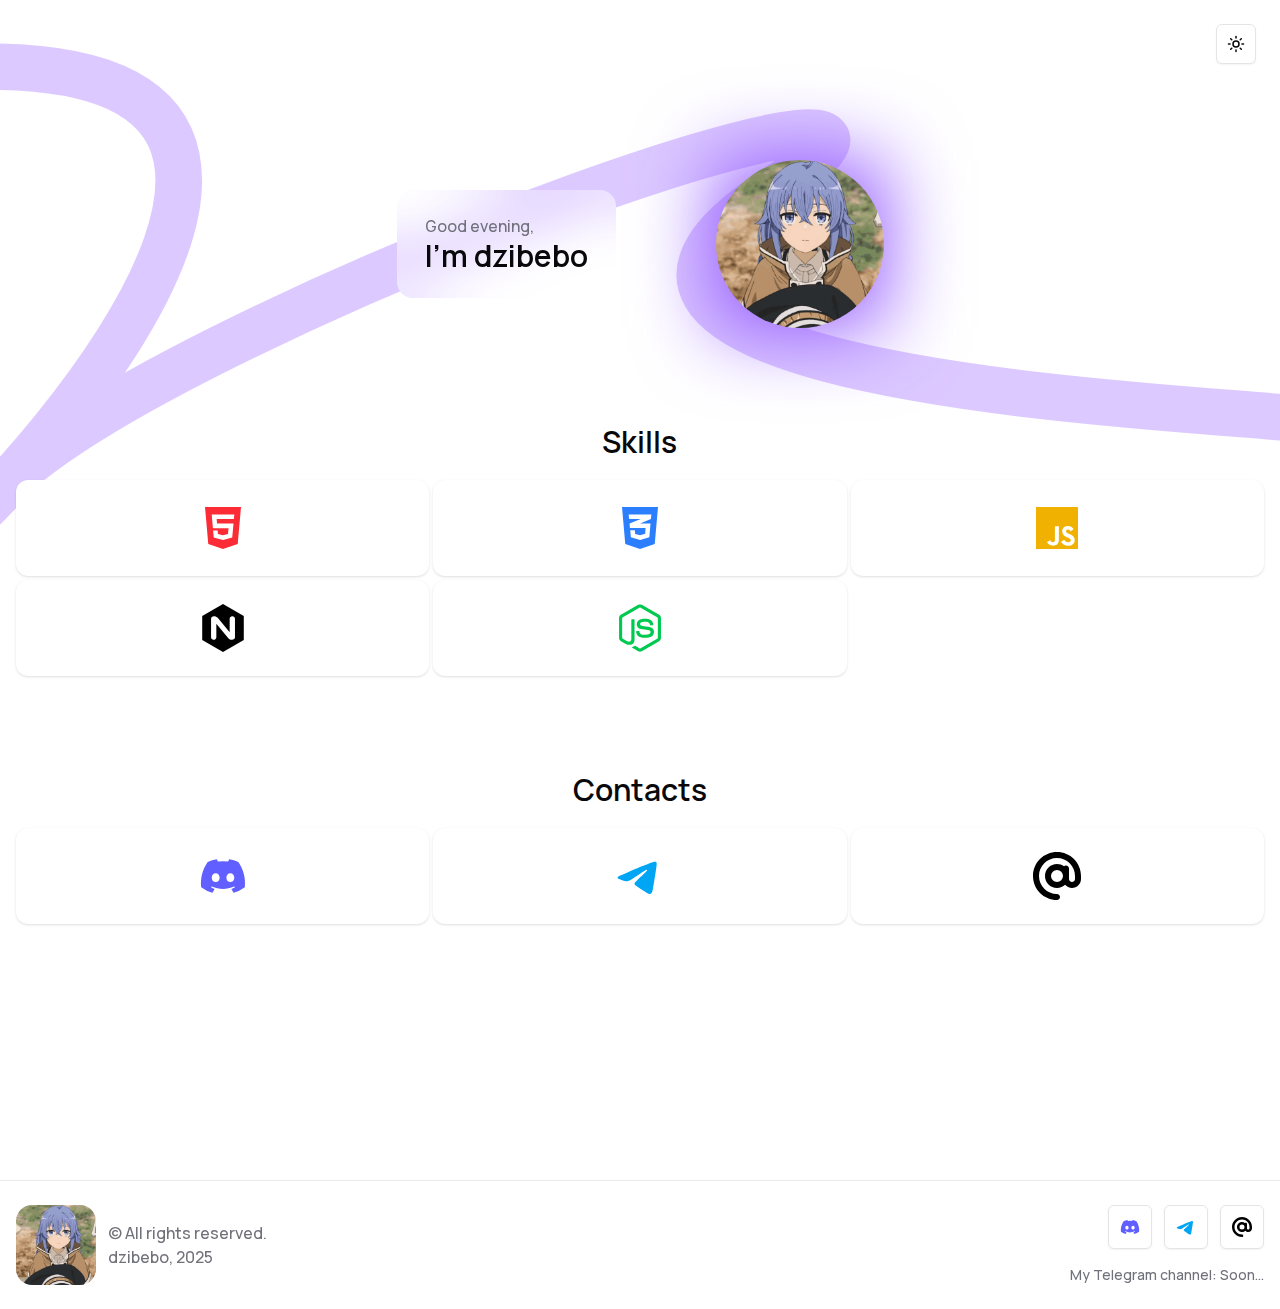
<file: index.html>
<!DOCTYPE html><html lang="en"><head><meta charSet="utf-8"/><meta name="viewport" content="width=device-width, initial-scale=1"/><link rel="stylesheet" href="/_next/static/css/d5f12fba433124c2.css" data-precedence="next"/><link rel="preload" as="script" fetchPriority="low" href="/_next/static/chunks/webpack-538fc24d69c80634.js"/><script src="/_next/static/chunks/4bd1b696-a29676be0b8603ec.js" async=""></script><script src="/_next/static/chunks/684-5cb1162a2b91dd75.js" async=""></script><script src="/_next/static/chunks/main-app-687562b5f75ebc0b.js" async=""></script><script src="/_next/static/chunks/696-37a8281cd8c15ecb.js" async=""></script><script src="/_next/static/chunks/app/layout-e96ac2cf3c96e569.js" async=""></script><script src="/_next/static/chunks/135-d3896909ea12869b.js" async=""></script><script src="/_next/static/chunks/app/page-4050dd67be7d7bdf.js" async=""></script><title>dzibebo - portfolio</title><meta name="description" content="dzibebo&#x27;s personal portfolio"/><link rel="icon" href="/favicon.ico" type="image/x-icon" sizes="16x16"/><script>document.querySelectorAll('body link[rel="icon"], body link[rel="apple-touch-icon"]').forEach(el => document.head.appendChild(el))</script><script src="/_next/static/chunks/polyfills-42372ed130431b0a.js" noModule=""></script></head><body class="__className_1b340f relative flex min-h-screen flex-col transition-colors duration-300"><script>((e,t,r,n,o,a,i,l)=>{let u=document.documentElement,s=["light","dark"];function c(t){var r;(Array.isArray(e)?e:[e]).forEach(e=>{let r="class"===e,n=r&&a?o.map(e=>a[e]||e):o;r?(u.classList.remove(...n),u.classList.add(a&&a[t]?a[t]:t)):u.setAttribute(e,t)}),r=t,l&&s.includes(r)&&(u.style.colorScheme=r)}if(n)c(n);else try{let e=localStorage.getItem(t)||r,n=i&&"system"===e?window.matchMedia("(prefers-color-scheme: dark)").matches?"dark":"light":e;c(n)}catch(e){}})("class","theme","system",null,["light","dark"],null,true,true)</script><button data-slot="dropdown-menu-trigger" class="inline-flex items-center justify-center gap-2 whitespace-nowrap rounded-md text-sm font-medium transition-all disabled:pointer-events-none disabled:opacity-50 [&amp;_svg]:pointer-events-none [&amp;_svg:not([class*=&#x27;size-&#x27;])]:size-4 shrink-0 [&amp;_svg]:shrink-0 outline-none aria-invalid:border-destructive border bg-background shadow-xs hover:bg-accent hover:text-accent-foreground dark:bg-input/30 dark:border-input dark:hover:bg-input/50 px-4 py-2 has-[&gt;svg]:px-3 fixed backdrop-blur-2xl top-6 right-6 z-[100] size-10" type="button" id="radix-«R17db»" aria-haspopup="menu" aria-expanded="false" data-state="closed"><svg xmlns="http://www.w3.org/2000/svg" width="24" height="24" viewBox="0 0 24 24" fill="none" stroke="currentColor" stroke-width="2" stroke-linecap="round" stroke-linejoin="round" class="lucide lucide-sun size-[18px] rotate-0 scale-100 transition-all dark:-rotate-90 dark:scale-0" aria-hidden="true"><circle cx="12" cy="12" r="4"></circle><path d="M12 2v2"></path><path d="M12 20v2"></path><path d="m4.93 4.93 1.41 1.41"></path><path d="m17.66 17.66 1.41 1.41"></path><path d="M2 12h2"></path><path d="M20 12h2"></path><path d="m6.34 17.66-1.41 1.41"></path><path d="m19.07 4.93-1.41 1.41"></path></svg><svg xmlns="http://www.w3.org/2000/svg" width="24" height="24" viewBox="0 0 24 24" fill="none" stroke="currentColor" stroke-width="2" stroke-linecap="round" stroke-linejoin="round" class="lucide lucide-moon absolute size-[18px] rotate-90 scale-0 transition-all dark:rotate-0 dark:scale-100" aria-hidden="true"><path d="M12 3a6 6 0 0 0 9 9 9 9 0 1 1-9-9Z"></path></svg><span class="sr-only">Toggle theme</span></button><div class="opacity-30 text-primary hidden lg:block absolute inset-0 -z-[100] transition-all duration-300"><svg viewBox="0 0 1920 877" fill="none" xmlns="http://www.w3.org/2000/svg" class="w-full h-auto"><path d="M-14.0001 100C724.956 103.132 -250.869 985.934 1.99989 730.5C254.869 475.066 1596 -2.5 1150.5 291.5C705 585.5 1876 611.5 1995 633.5" stroke="currentColor" stroke-opacity="1" stroke-width="70" fill="none" stroke-linecap="round" stroke-linejoin="round"></path></svg></div><main class="mx-auto mb-16 w-full flex-1 py-24"><div class="my-16 space-y-6"><div class="flex flex-col-reverse md:flex-row items-center justify-center gap-5 md:gap-[100px]"><div class="flex flex-col p-0 md:px-7 md:py-6 md:bg-background/25 backdrop-blur-xl rounded-2xl"><h3 class="font-medium text-muted-foreground">,</h3><h1 class="text-3xl font-semibold">I’m dzibebo</h1></div><div class="relative size-42"><img alt="Аватар" loading="lazy" width="200" height="200" decoding="async" data-nimg="1" class="rounded-lg md:rounded-full cursor-grab active:scale-90 transition-all duration-300 active:cursor-grabbing" style="color:transparent" src="/imgs/avatar.png"/><div class="hidden md:block bg-primary absolute inset-0 -z-10 from-primary dark:opacity-50 blur-2xl"></div></div></div></div><div class="relative my-24 container"><h1 class="text-3xl text-center font-semibold">Skills</h1><div class="grid grid-cols-1 sm:grid-cols-2 md:grid-cols-3 gap-1 mt-5"><div data-slot="card" class="bg-card text-card-foreground flex-col gap-6 rounded-xl py-6 shadow-sm flex items-center justify-center w-full cursor-pointer hover:scale-[98%] transition-all duration-300"><div data-slot="card-content" class="px-6"><a href=""><svg stroke="currentColor" fill="currentColor" stroke-width="0" viewBox="0 0 384 512" class="text-red-500 text-5xl" height="1em" width="1em" xmlns="http://www.w3.org/2000/svg"><path d="M0 32l34.9 395.8L191.5 480l157.6-52.2L384 32H0zm308.2 127.9H124.4l4.1 49.4h175.6l-13.6 148.4-97.9 27v.3h-1.1l-98.7-27.3-6-75.8h47.7L138 320l53.5 14.5 53.7-14.5 6-62.2H84.3L71.5 112.2h241.1l-4.4 47.7z"></path></svg></a></div></div><div data-slot="card" class="bg-card text-card-foreground flex-col gap-6 rounded-xl py-6 shadow-sm flex items-center justify-center w-full cursor-pointer hover:scale-[98%] transition-all duration-300"><div data-slot="card-content" class="px-6"><a href=""><svg stroke="currentColor" fill="currentColor" stroke-width="0" viewBox="0 0 384 512" class="text-blue-500 text-5xl" height="1em" width="1em" xmlns="http://www.w3.org/2000/svg"><path d="M0 32l34.9 395.8L192 480l157.1-52.2L384 32H0zm313.1 80l-4.8 47.3L193 208.6l-.3.1h111.5l-12.8 146.6-98.2 28.7-98.8-29.2-6.4-73.9h48.9l3.2 38.3 52.6 13.3 54.7-15.4 3.7-61.6-166.3-.5v-.1l-.2.1-3.6-46.3L193.1 162l6.5-2.7H76.7L70.9 112h242.2z"></path></svg></a></div></div><div data-slot="card" class="bg-card text-card-foreground flex-col gap-6 rounded-xl py-6 shadow-sm flex items-center justify-center w-full cursor-pointer hover:scale-[98%] transition-all duration-300"><div data-slot="card-content" class="px-6"><a href=""><svg stroke="currentColor" fill="currentColor" stroke-width="0" viewBox="0 0 448 512" class="text-yellow-500 text-5xl" height="1em" width="1em" xmlns="http://www.w3.org/2000/svg"><path d="M0 32v448h448V32H0zm243.8 349.4c0 43.6-25.6 63.5-62.9 63.5-33.7 0-53.2-17.4-63.2-38.5l34.3-20.7c6.6 11.7 12.6 21.6 27.1 21.6 13.8 0 22.6-5.4 22.6-26.5V237.7h42.1v143.7zm99.6 63.5c-39.1 0-64.4-18.6-76.7-43l34.3-19.8c9 14.7 20.8 25.6 41.5 25.6 17.4 0 28.6-8.7 28.6-20.8 0-14.4-11.4-19.5-30.7-28l-10.5-4.5c-30.4-12.9-50.5-29.2-50.5-63.5 0-31.6 24.1-55.6 61.6-55.6 26.8 0 46 9.3 59.8 33.7L368 290c-7.2-12.9-15-18-27.1-18-12.3 0-20.1 7.8-20.1 18 0 12.6 7.8 17.7 25.9 25.6l10.5 4.5c35.8 15.3 55.9 31 55.9 66.2 0 37.8-29.8 58.6-69.7 58.6z"></path></svg></a></div></div><div data-slot="card" class="bg-card text-card-foreground flex-col gap-6 rounded-xl py-6 shadow-sm flex items-center justify-center w-full cursor-pointer hover:scale-[98%] transition-all duration-300"><div data-slot="card-content" class="px-6"><a href="https://nginx.org/"><svg stroke="currentColor" fill="currentColor" stroke-width="0" role="img" viewBox="0 0 24 24" class="text-black dark:text-white text-5xl" height="1em" width="1em" xmlns="http://www.w3.org/2000/svg"><path d="M12 0L1.605 6v12L12 24l10.395-6V6L12 0zm6 16.59c0 .705-.646 1.29-1.529 1.29-.631 0-1.351-.255-1.801-.81l-6-7.141v6.66c0 .721-.57 1.29-1.274 1.29H7.32c-.721 0-1.29-.6-1.29-1.29V7.41c0-.705.63-1.29 1.5-1.29.646 0 1.38.255 1.83.81l5.97 7.141V7.41c0-.721.6-1.29 1.29-1.29h.075c.72 0 1.29.6 1.29 1.29v9.18H18z"></path></svg></a></div></div><div data-slot="card" class="bg-card text-card-foreground flex-col gap-6 rounded-xl py-6 shadow-sm flex items-center justify-center w-full cursor-pointer hover:scale-[98%] transition-all duration-300"><div data-slot="card-content" class="px-6"><a href="https://nodejs.org/"><svg stroke="currentColor" fill="currentColor" stroke-width="0" viewBox="0 0 448 512" class="text-green-500 text-5xl" height="1em" width="1em" xmlns="http://www.w3.org/2000/svg"><path d="M224 508c-6.7 0-13.5-1.8-19.4-5.2l-61.7-36.5c-9.2-5.2-4.7-7-1.7-8 12.3-4.3 14.8-5.2 27.9-12.7 1.4-.8 3.2-.5 4.6.4l47.4 28.1c1.7 1 4.1 1 5.7 0l184.7-106.6c1.7-1 2.8-3 2.8-5V149.3c0-2.1-1.1-4-2.9-5.1L226.8 37.7c-1.7-1-4-1-5.7 0L36.6 144.3c-1.8 1-2.9 3-2.9 5.1v213.1c0 2 1.1 4 2.9 4.9l50.6 29.2c27.5 13.7 44.3-2.4 44.3-18.7V167.5c0-3 2.4-5.3 5.4-5.3h23.4c2.9 0 5.4 2.3 5.4 5.3V378c0 36.6-20 57.6-54.7 57.6-10.7 0-19.1 0-42.5-11.6l-48.4-27.9C8.1 389.2.7 376.3.7 362.4V149.3c0-13.8 7.4-26.8 19.4-33.7L204.6 9c11.7-6.6 27.2-6.6 38.8 0l184.7 106.7c12 6.9 19.4 19.8 19.4 33.7v213.1c0 13.8-7.4 26.7-19.4 33.7L243.4 502.8c-5.9 3.4-12.6 5.2-19.4 5.2zm149.1-210.1c0-39.9-27-50.5-83.7-58-57.4-7.6-63.2-11.5-63.2-24.9 0-11.1 4.9-25.9 47.4-25.9 37.9 0 51.9 8.2 57.7 33.8.5 2.4 2.7 4.2 5.2 4.2h24c1.5 0 2.9-.6 3.9-1.7s1.5-2.6 1.4-4.1c-3.7-44.1-33-64.6-92.2-64.6-52.7 0-84.1 22.2-84.1 59.5 0 40.4 31.3 51.6 81.8 56.6 60.5 5.9 65.2 14.8 65.2 26.7 0 20.6-16.6 29.4-55.5 29.4-48.9 0-59.6-12.3-63.2-36.6-.4-2.6-2.6-4.5-5.3-4.5h-23.9c-3 0-5.3 2.4-5.3 5.3 0 31.1 16.9 68.2 97.8 68.2 58.4-.1 92-23.2 92-63.4z"></path></svg></a></div></div></div></div><div class="relative my-24 container"><h1 class="text-3xl text-center font-semibold">Contacts</h1><div class="grid sm:flex items-center justify-baseline gap-1 mt-5"><div data-slot="card" class="bg-card text-card-foreground flex-col gap-6 rounded-xl py-6 shadow-sm flex items-center justify-center w-full cursor-pointer hover:scale-[98%] transition-all duration-300"><div data-slot="card-content" class="px-6"><svg stroke="currentColor" fill="currentColor" stroke-width="0" viewBox="0 0 640 512" class="text-indigo-500 text-5xl" height="1em" width="1em" xmlns="http://www.w3.org/2000/svg"><path d="M524.531,69.836a1.5,1.5,0,0,0-.764-.7A485.065,485.065,0,0,0,404.081,32.03a1.816,1.816,0,0,0-1.923.91,337.461,337.461,0,0,0-14.9,30.6,447.848,447.848,0,0,0-134.426,0,309.541,309.541,0,0,0-15.135-30.6,1.89,1.89,0,0,0-1.924-.91A483.689,483.689,0,0,0,116.085,69.137a1.712,1.712,0,0,0-.788.676C39.068,183.651,18.186,294.69,28.43,404.354a2.016,2.016,0,0,0,.765,1.375A487.666,487.666,0,0,0,176.02,479.918a1.9,1.9,0,0,0,2.063-.676A348.2,348.2,0,0,0,208.12,430.4a1.86,1.86,0,0,0-1.019-2.588,321.173,321.173,0,0,1-45.868-21.853,1.885,1.885,0,0,1-.185-3.126c3.082-2.309,6.166-4.711,9.109-7.137a1.819,1.819,0,0,1,1.9-.256c96.229,43.917,200.41,43.917,295.5,0a1.812,1.812,0,0,1,1.924.233c2.944,2.426,6.027,4.851,9.132,7.16a1.884,1.884,0,0,1-.162,3.126,301.407,301.407,0,0,1-45.89,21.83,1.875,1.875,0,0,0-1,2.611,391.055,391.055,0,0,0,30.014,48.815,1.864,1.864,0,0,0,2.063.7A486.048,486.048,0,0,0,610.7,405.729a1.882,1.882,0,0,0,.765-1.352C623.729,277.594,590.933,167.465,524.531,69.836ZM222.491,337.58c-28.972,0-52.844-26.587-52.844-59.239S193.056,219.1,222.491,219.1c29.665,0,53.306,26.82,52.843,59.239C275.334,310.993,251.924,337.58,222.491,337.58Zm195.38,0c-28.971,0-52.843-26.587-52.843-59.239S388.437,219.1,417.871,219.1c29.667,0,53.307,26.82,52.844,59.239C470.715,310.993,447.538,337.58,417.871,337.58Z"></path></svg></div></div><div data-slot="card" class="bg-card text-card-foreground flex-col gap-6 rounded-xl py-6 shadow-sm flex items-center justify-center w-full cursor-pointer hover:scale-[98%] transition-all duration-300"><div data-slot="card-content" class="px-6"><svg stroke="currentColor" fill="currentColor" stroke-width="0" viewBox="0 0 24 24" class="text-sky-500 text-5xl" height="1em" width="1em" xmlns="http://www.w3.org/2000/svg"><path d="M2.14753 11.8099C7.3949 9.52374 10.894 8.01654 12.6447 7.28833C17.6435 5.20916 18.6822 4.84799 19.3592 4.83606C19.5081 4.83344 19.8411 4.87034 20.0567 5.04534C20.2388 5.1931 20.2889 5.39271 20.3129 5.5328C20.3369 5.6729 20.3667 5.99204 20.343 6.2414C20.0721 9.08763 18.9 15.9947 18.3037 19.1825C18.0514 20.5314 17.5546 20.9836 17.0736 21.0279C16.0283 21.1241 15.2345 20.3371 14.2221 19.6735C12.6379 18.635 11.7429 17.9885 10.2051 16.9751C8.42795 15.804 9.58001 15.1603 10.5928 14.1084C10.8579 13.8331 15.4635 9.64397 15.5526 9.26395C15.5637 9.21642 15.5741 9.03926 15.4688 8.94571C15.3636 8.85216 15.2083 8.88415 15.0962 8.9096C14.9373 8.94566 12.4064 10.6184 7.50365 13.928C6.78528 14.4212 6.13461 14.6616 5.55163 14.649C4.90893 14.6351 3.67265 14.2856 2.7536 13.9869C1.62635 13.6204 0.730432 13.4267 0.808447 12.8044C0.849081 12.4803 1.29544 12.1488 2.14753 11.8099Z"></path></svg></div></div><div data-slot="card" class="bg-card text-card-foreground flex-col gap-6 rounded-xl py-6 shadow-sm flex items-center justify-center w-full cursor-pointer hover:scale-[98%] transition-all duration-300"><div data-slot="card-content" class="px-6"><svg stroke="currentColor" fill="currentColor" stroke-width="0" viewBox="0 0 512 512" class="text-black dark:text-white text-5xl" height="1em" width="1em" xmlns="http://www.w3.org/2000/svg"><path d="M256 64C150 64 64 150 64 256s86 192 192 192c17.7 0 32 14.3 32 32s-14.3 32-32 32C114.6 512 0 397.4 0 256S114.6 0 256 0S512 114.6 512 256l0 32c0 53-43 96-96 96c-29.3 0-55.6-13.2-73.2-33.9C320 371.1 289.5 384 256 384c-70.7 0-128-57.3-128-128s57.3-128 128-128c27.9 0 53.7 8.9 74.7 24.1c5.7-5 13.1-8.1 21.3-8.1c17.7 0 32 14.3 32 32l0 80 0 32c0 17.7 14.3 32 32 32s32-14.3 32-32l0-32c0-106-86-192-192-192zm64 192a64 64 0 1 0 -128 0 64 64 0 1 0 128 0z"></path></svg></div></div></div></div></main><!--$--><!--/$--><!--$--><!--/$--><footer class="w-full border-t border-muted-foreground/15 py-6 bg-background/95 backdrop-blur-sm"><div class="container px-4 sm:px-6"><div class="flex flex-col sm:flex-row items-center justify-between gap-8"><div class="flex flex-col items-center sm:items-start space-y-4"><div class="flex flex-col sm:flex-row items-center gap-3 text-center sm:text-left"><img alt="Аватар" loading="lazy" width="200" height="200" decoding="async" data-nimg="1" class="relative size-16 md:size-20 rounded-2xl object-cover" style="color:transparent" src="/imgs/avatar.png"/><h3 class="text-muted-foreground font-medium text-center sm:text-left"><p>© All rights reserved.</p><p>dzibebo, 2025</p></h3></div></div><div class="flex flex-col items-center sm:items-end space-y-4"><div class="flex items-center justify-center gap-3"><a href="/"><button data-slot="button" class="gap-2 whitespace-nowrap rounded-md text-sm font-medium transition-all disabled:pointer-events-none disabled:opacity-50 [&amp;_svg]:pointer-events-none [&amp;_svg:not([class*=&#x27;size-&#x27;])]:size-4 shrink-0 [&amp;_svg]:shrink-0 outline-none aria-invalid:border-destructive border bg-background shadow-xs hover:bg-accent hover:text-accent-foreground dark:bg-input/30 dark:border-input dark:hover:bg-input/50 px-4 py-2 has-[&gt;svg]:px-3 cursor-pointer size-10 sm:size-11 flex items-center justify-center"><svg stroke="currentColor" fill="currentColor" stroke-width="0" viewBox="0 0 640 512" class="text-indigo-500 hover:text-indigo-600 dark:hover:text-indigo-400 size-[18px] sm:size-[20px] transition-colors" height="1em" width="1em" xmlns="http://www.w3.org/2000/svg"><path d="M524.531,69.836a1.5,1.5,0,0,0-.764-.7A485.065,485.065,0,0,0,404.081,32.03a1.816,1.816,0,0,0-1.923.91,337.461,337.461,0,0,0-14.9,30.6,447.848,447.848,0,0,0-134.426,0,309.541,309.541,0,0,0-15.135-30.6,1.89,1.89,0,0,0-1.924-.91A483.689,483.689,0,0,0,116.085,69.137a1.712,1.712,0,0,0-.788.676C39.068,183.651,18.186,294.69,28.43,404.354a2.016,2.016,0,0,0,.765,1.375A487.666,487.666,0,0,0,176.02,479.918a1.9,1.9,0,0,0,2.063-.676A348.2,348.2,0,0,0,208.12,430.4a1.86,1.86,0,0,0-1.019-2.588,321.173,321.173,0,0,1-45.868-21.853,1.885,1.885,0,0,1-.185-3.126c3.082-2.309,6.166-4.711,9.109-7.137a1.819,1.819,0,0,1,1.9-.256c96.229,43.917,200.41,43.917,295.5,0a1.812,1.812,0,0,1,1.924.233c2.944,2.426,6.027,4.851,9.132,7.16a1.884,1.884,0,0,1-.162,3.126,301.407,301.407,0,0,1-45.89,21.83,1.875,1.875,0,0,0-1,2.611,391.055,391.055,0,0,0,30.014,48.815,1.864,1.864,0,0,0,2.063.7A486.048,486.048,0,0,0,610.7,405.729a1.882,1.882,0,0,0,.765-1.352C623.729,277.594,590.933,167.465,524.531,69.836ZM222.491,337.58c-28.972,0-52.844-26.587-52.844-59.239S193.056,219.1,222.491,219.1c29.665,0,53.306,26.82,52.843,59.239C275.334,310.993,251.924,337.58,222.491,337.58Zm195.38,0c-28.971,0-52.843-26.587-52.843-59.239S388.437,219.1,417.871,219.1c29.667,0,53.307,26.82,52.844,59.239C470.715,310.993,447.538,337.58,417.871,337.58Z"></path></svg></button></a><a href="/"><button data-slot="button" class="gap-2 whitespace-nowrap rounded-md text-sm font-medium transition-all disabled:pointer-events-none disabled:opacity-50 [&amp;_svg]:pointer-events-none [&amp;_svg:not([class*=&#x27;size-&#x27;])]:size-4 shrink-0 [&amp;_svg]:shrink-0 outline-none aria-invalid:border-destructive border bg-background shadow-xs hover:bg-accent hover:text-accent-foreground dark:bg-input/30 dark:border-input dark:hover:bg-input/50 px-4 py-2 has-[&gt;svg]:px-3 cursor-pointer size-10 sm:size-11 flex items-center justify-center"><svg stroke="currentColor" fill="currentColor" stroke-width="0" viewBox="0 0 24 24" class="text-sky-500 hover:text-sky-600 dark:hover:text-sky-400 size-[18px] sm:size-[20px] transition-colors" height="1em" width="1em" xmlns="http://www.w3.org/2000/svg"><path d="M2.14753 11.8099C7.3949 9.52374 10.894 8.01654 12.6447 7.28833C17.6435 5.20916 18.6822 4.84799 19.3592 4.83606C19.5081 4.83344 19.8411 4.87034 20.0567 5.04534C20.2388 5.1931 20.2889 5.39271 20.3129 5.5328C20.3369 5.6729 20.3667 5.99204 20.343 6.2414C20.0721 9.08763 18.9 15.9947 18.3037 19.1825C18.0514 20.5314 17.5546 20.9836 17.0736 21.0279C16.0283 21.1241 15.2345 20.3371 14.2221 19.6735C12.6379 18.635 11.7429 17.9885 10.2051 16.9751C8.42795 15.804 9.58001 15.1603 10.5928 14.1084C10.8579 13.8331 15.4635 9.64397 15.5526 9.26395C15.5637 9.21642 15.5741 9.03926 15.4688 8.94571C15.3636 8.85216 15.2083 8.88415 15.0962 8.9096C14.9373 8.94566 12.4064 10.6184 7.50365 13.928C6.78528 14.4212 6.13461 14.6616 5.55163 14.649C4.90893 14.6351 3.67265 14.2856 2.7536 13.9869C1.62635 13.6204 0.730432 13.4267 0.808447 12.8044C0.849081 12.4803 1.29544 12.1488 2.14753 11.8099Z"></path></svg></button></a><a href="/"><button data-slot="button" class="gap-2 whitespace-nowrap rounded-md text-sm font-medium transition-all disabled:pointer-events-none disabled:opacity-50 [&amp;_svg]:pointer-events-none [&amp;_svg:not([class*=&#x27;size-&#x27;])]:size-4 shrink-0 [&amp;_svg]:shrink-0 outline-none aria-invalid:border-destructive border bg-background shadow-xs hover:bg-accent hover:text-accent-foreground dark:bg-input/30 dark:border-input dark:hover:bg-input/50 px-4 py-2 has-[&gt;svg]:px-3 cursor-pointer size-10 sm:size-11 flex items-center justify-center"><svg stroke="currentColor" fill="currentColor" stroke-width="0" viewBox="0 0 512 512" class="text-black hover:text-gray-700 dark:text-white dark:hover:text-gray-300 size-[18px] sm:size-[20px] transition-colors" height="1em" width="1em" xmlns="http://www.w3.org/2000/svg"><path d="M256 64C150 64 64 150 64 256s86 192 192 192c17.7 0 32 14.3 32 32s-14.3 32-32 32C114.6 512 0 397.4 0 256S114.6 0 256 0S512 114.6 512 256l0 32c0 53-43 96-96 96c-29.3 0-55.6-13.2-73.2-33.9C320 371.1 289.5 384 256 384c-70.7 0-128-57.3-128-128s57.3-128 128-128c27.9 0 53.7 8.9 74.7 24.1c5.7-5 13.1-8.1 21.3-8.1c17.7 0 32 14.3 32 32l0 80 0 32c0 17.7 14.3 32 32 32s32-14.3 32-32l0-32c0-106-86-192-192-192zm64 192a64 64 0 1 0 -128 0 64 64 0 1 0 128 0z"></path></svg></button></a></div><div class="text-center sm:text-right"><p class="text-sm text-muted-foreground font-medium">My Telegram channel: Soon...</p></div></div></div></div><div class="mt-6 pt-4 border-t border-muted-foreground/15 text-center sm:hidden"><p class="text-xs text-muted-foreground/80">Designed with 💜 by l0nam</p></div></footer><script src="/_next/static/chunks/webpack-538fc24d69c80634.js" async=""></script><script>(self.__next_f=self.__next_f||[]).push([0])</script><script>self.__next_f.push([1,"1:\"$Sreact.fragment\"\n2:I[1362,[\"696\",\"static/chunks/696-37a8281cd8c15ecb.js\",\"177\",\"static/chunks/app/layout-e96ac2cf3c96e569.js\"],\"ThemeProvider\"]\n3:I[7555,[],\"\"]\n4:I[1295,[],\"\"]\n5:I[3063,[\"696\",\"static/chunks/696-37a8281cd8c15ecb.js\",\"135\",\"static/chunks/135-d3896909ea12869b.js\",\"974\",\"static/chunks/app/page-4050dd67be7d7bdf.js\"],\"Image\"]\n6:I[6874,[\"696\",\"static/chunks/696-37a8281cd8c15ecb.js\",\"135\",\"static/chunks/135-d3896909ea12869b.js\",\"974\",\"static/chunks/app/page-4050dd67be7d7bdf.js\"],\"\"]\n8:I[8018,[\"696\",\"static/chunks/696-37a8281cd8c15ecb.js\",\"135\",\"static/chunks/135-d3896909ea12869b.js\",\"974\",\"static/chunks/app/page-4050dd67be7d7bdf.js\"],\"ThemeToggle\"]\n9:I[798,[\"696\",\"static/chunks/696-37a8281cd8c15ecb.js\",\"135\",\"static/chunks/135-d3896909ea12869b.js\",\"974\",\"static/chunks/app/page-4050dd67be7d7bdf.js\"],\"default\"]\na:I[7486,[\"696\",\"static/chunks/696-37a8281cd8c15ecb.js\",\"135\",\"static/chunks/135-d3896909ea12869b.js\",\"974\",\"static/chunks/app/page-4050dd67be7d7bdf.js\"],\"default\"]\nd:I[9665,[],\"MetadataBoundary\"]\nf:I[9665,[],\"OutletBoundary\"]\n12:I[4911,[],\"AsyncMetadataOutlet\"]\n14:I[9665,[],\"ViewportBoundary\"]\n16:I[6614,[],\"\"]\n:HL[\"/_next/static/css/d5f12fba433124c2.css\",\"style\"]\n7:T50e,M524.531,69.836a1.5,1.5,0,0,0-.764-.7A485.065,485.065,0,0,0,404.081,32.03a1.816,1.816,0,0,0-1.923.91,337.461,337.461,0,0,0-14.9,30.6,447.848,447.848,0,0,0-134.426,0,309.541,309.541,0,0,0-15.135-30.6,1.89,1.89,0,0,0-1.924-.91A483.689,483.689,0,0,0,116.085,69.137a1.712,1.712,0,0,0-.788.676C39.068,183.651,18.186,294.69,28.43,404.354a2.016,2.016,0,0,0,.765,1.375A487.666,487.666,0,0,0,176.02,479.918a1.9,1.9,0,0,0,2.063-.676A348.2,348.2,0,0,0,208.12,430.4a1.86,1.86,0,0,0-1.019-2.588,321.173,321.173,0,0,1-45.868-21.853,1.885,1.885,0,0,1-.185-3.126c3.082-2.309,6.166-4.711,9.109-7.137a1.819,1.819,0,0,1,1.9-.256c96.229,43.917,200.41,43.917,295.5,0a1.812,1.812,0,0,1,1.924.233c2.944,2.426,6.027,4.851,9.132,7.16a1.884,1.884,0,0,1-.162,3.126,301.407,301.407,0,0,1-45.89,21.83,1.875,1.875,0,0,0-1,2.611,391.055,391.055,0,0,0,30.014,48.815,1.864,"])</script><script>self.__next_f.push([1,"1.864,0,0,0,2.063.7A486.048,486.048,0,0,0,610.7,405.729a1.882,1.882,0,0,0,.765-1.352C623.729,277.594,590.933,167.465,524.531,69.836ZM222.491,337.58c-28.972,0-52.844-26.587-52.844-59.239S193.056,219.1,222.491,219.1c29.665,0,53.306,26.82,52.843,59.239C275.334,310.993,251.924,337.58,222.491,337.58Zm195.38,0c-28.971,0-52.843-26.587-52.843-59.239S388.437,219.1,417.871,219.1c29.667,0,53.307,26.82,52.844,59.239C470.715,310.993,447.538,337.58,417.871,337.58Zb:T43c,M224 508c-6.7 0-13.5-1.8-19.4-5.2l-61.7-36.5c-9.2-5.2-4.7-7-1.7-8 12.3-4.3 14.8-5.2 27.9-12.7 1.4-.8 3.2-.5 4.6.4l47.4 28.1c1.7 1 4.1 1 5.7 0l184.7-106.6c1.7-1 2.8-3 2.8-5V149.3c0-2.1-1.1-4-2.9-5.1L226.8 37.7c-1.7-1-4-1-5.7 0L36.6 144.3c-1.8 1-2.9 3-2.9 5.1v213.1c0 2 1.1 4 2.9 4.9l50.6 29.2c27.5 13.7 44.3-2.4 44.3-18.7V167.5c0-3 2.4-5.3 5.4-5.3h23.4c2.9 0 5.4 2.3 5.4 5.3V378c0 36.6-20 57.6-54.7 57.6-10.7 0-19.1 0-42.5-11.6l-48.4-27.9C8.1 389.2.7 376.3.7 362.4V149.3c0-13.8 7.4-26.8 19.4-33.7L204.6 9c11.7-6.6 27.2-6.6 38.8 0l184.7 106.7c12 6.9 19.4 19.8 19.4 33.7v213.1c0 13.8-7.4 26.7-19.4 33.7L243.4 502.8c-5.9 3.4-12.6 5.2-19.4 5.2zm149.1-210.1c0-39.9-27-50.5-83.7-58-57.4-7.6-63.2-11.5-63.2-24.9 0-11.1 4.9-25.9 47.4-25.9 37.9 0 51.9 8.2 57.7 33.8.5 2.4 2.7 4.2 5.2 4.2h24c1.5 0 2.9-.6 3.9-1.7s1.5-2.6 1.4-4.1c-3.7-44.1-33-64.6-92.2-64.6-52.7 0-84.1 22.2-84.1 59.5 0 40.4 31.3 51.6 81.8 56.6 60.5 5.9 65.2 14.8 65.2 26.7 0 20.6-16.6 29.4-55.5 29.4-48.9 0-59.6-12.3-63.2-36.6-.4-2.6-2.6-4.5-5.3-4.5h-23.9c-3 0-5.3 2.4-5.3 5.3 0 31.1 16.9 68.2 97.8 68.2 58.4-.1 92-23.2 92-63.4zc:T50e,M524.531,69.836a1.5,1.5,0,0,0-.764-.7A485.065,485.065,0,0,0,404.081,32.03a1.816,1.816,0,0,0-1.923.91,337.461,337.461,0,0,0-14.9,30.6,447.848,447.848,0,0,0-134.426,0,309.541,309.541,0,0,0-15.135-30.6,1.89,1.89,0,0,0-1.924-.91A483.689,483.689,0,0,0,116.085,69.137a1.712,1.712,0,0,0-.788.676C39.068,183.651,18.186,294.69,28.43,404.354a2.016,2.016,0,0,0,.765,1.375A487.666,487.666,0,0,0,176.02,479.918a1.9,1.9,0,0,0,2.063-.676A348.2,348.2,0,0,0,208.12,430.4a1.86,1.86,0,0,0-1.019-2.588,321.173,321.17"])</script><script>self.__next_f.push([1,"3,0,0,1-45.868-21.853,1.885,1.885,0,0,1-.185-3.126c3.082-2.309,6.166-4.711,9.109-7.137a1.819,1.819,0,0,1,1.9-.256c96.229,43.917,200.41,43.917,295.5,0a1.812,1.812,0,0,1,1.924.233c2.944,2.426,6.027,4.851,9.132,7.16a1.884,1.884,0,0,1-.162,3.126,301.407,301.407,0,0,1-45.89,21.83,1.875,1.875,0,0,0-1,2.611,391.055,391.055,0,0,0,30.014,48.815,1.864,1.864,0,0,0,2.063.7A486.048,486.048,0,0,0,610.7,405.729a1.882,1.882,0,0,0,.765-1.352C623.729,277.594,590.933,167.465,524.531,69.836ZM222.491,337.58c-28.972,0-52.844-26.587-52.844-59.239S193.056,219.1,222.491,219.1c29.665,0,53.306,26.82,52.843,59.239C275.334,310.993,251.924,337.58,222.491,337.58Zm195.38,0c-28.971,0-52.843-26.587-52.843-59.239S388.437,219.1,417.871,219.1c29.667,0,53.307,26.82,52.844,59.239C470.715,310.993,447.538,337.58,417.871,337.58Z"])</script><script>self.__next_f.push([1,"0:{\"P\":null,\"b\":\"o69aQDbiKKuqlhvm2JbLY\",\"p\":\"\",\"c\":[\"\",\"\"],\"i\":false,\"f\":[[[\"\",{\"children\":[\"__PAGE__\",{}]},\"$undefined\",\"$undefined\",true],[\"\",[\"$\",\"$1\",\"c\",{\"children\":[[[\"$\",\"link\",\"0\",{\"rel\":\"stylesheet\",\"href\":\"/_next/static/css/d5f12fba433124c2.css\",\"precedence\":\"next\",\"crossOrigin\":\"$undefined\",\"nonce\":\"$undefined\"}]],[\"$\",\"html\",null,{\"lang\":\"en\",\"suppressHydrationWarning\":true,\"children\":[\"$\",\"body\",null,{\"className\":\"__className_1b340f relative flex min-h-screen flex-col transition-colors duration-300\",\"children\":[\"$\",\"$L2\",null,{\"attribute\":\"class\",\"defaultTheme\":\"system\",\"enableSystem\":true,\"children\":[[\"$\",\"$L3\",null,{\"parallelRouterKey\":\"children\",\"error\":\"$undefined\",\"errorStyles\":\"$undefined\",\"errorScripts\":\"$undefined\",\"template\":[\"$\",\"$L4\",null,{}],\"templateStyles\":\"$undefined\",\"templateScripts\":\"$undefined\",\"notFound\":[[[\"$\",\"title\",null,{\"children\":\"404: This page could not be found.\"}],[\"$\",\"div\",null,{\"style\":{\"fontFamily\":\"system-ui,\\\"Segoe UI\\\",Roboto,Helvetica,Arial,sans-serif,\\\"Apple Color Emoji\\\",\\\"Segoe UI Emoji\\\"\",\"height\":\"100vh\",\"textAlign\":\"center\",\"display\":\"flex\",\"flexDirection\":\"column\",\"alignItems\":\"center\",\"justifyContent\":\"center\"},\"children\":[\"$\",\"div\",null,{\"children\":[[\"$\",\"style\",null,{\"dangerouslySetInnerHTML\":{\"__html\":\"body{color:#000;background:#fff;margin:0}.next-error-h1{border-right:1px solid rgba(0,0,0,.3)}@media (prefers-color-scheme:dark){body{color:#fff;background:#000}.next-error-h1{border-right:1px solid rgba(255,255,255,.3)}}\"}}],[\"$\",\"h1\",null,{\"className\":\"next-error-h1\",\"style\":{\"display\":\"inline-block\",\"margin\":\"0 20px 0 0\",\"padding\":\"0 23px 0 0\",\"fontSize\":24,\"fontWeight\":500,\"verticalAlign\":\"top\",\"lineHeight\":\"49px\"},\"children\":404}],[\"$\",\"div\",null,{\"style\":{\"display\":\"inline-block\"},\"children\":[\"$\",\"h2\",null,{\"style\":{\"fontSize\":14,\"fontWeight\":400,\"lineHeight\":\"49px\",\"margin\":0},\"children\":\"This page could not be found.\"}]}]]}]}]],[]],\"forbidden\":\"$undefined\",\"unauthorized\":\"$undefined\"}],[\"$\",\"footer\",null,{\"className\":\"w-full border-t border-muted-foreground/15 py-6 bg-background/95 backdrop-blur-sm\",\"children\":[[\"$\",\"div\",null,{\"className\":\"container px-4 sm:px-6\",\"children\":[\"$\",\"div\",null,{\"className\":\"flex flex-col sm:flex-row items-center justify-between gap-8\",\"children\":[[\"$\",\"div\",null,{\"className\":\"flex flex-col items-center sm:items-start space-y-4\",\"children\":[\"$\",\"div\",null,{\"className\":\"flex flex-col sm:flex-row items-center gap-3 text-center sm:text-left\",\"children\":[[\"$\",\"$L5\",null,{\"src\":\"/imgs/avatar.png\",\"width\":200,\"height\":200,\"alt\":\"Аватар\",\"className\":\"relative size-16 md:size-20 rounded-2xl object-cover\"}],[\"$\",\"h3\",null,{\"className\":\"text-muted-foreground font-medium text-center sm:text-left\",\"children\":[[\"$\",\"p\",null,{\"children\":\"© All rights reserved.\"}],[\"$\",\"p\",null,{\"children\":\"dzibebo, 2025\"}]]}]]}]}],[\"$\",\"div\",null,{\"className\":\"flex flex-col items-center sm:items-end space-y-4\",\"children\":[[\"$\",\"div\",null,{\"className\":\"flex items-center justify-center gap-3\",\"children\":[[\"$\",\"$L6\",\"0\",{\"href\":\"/\",\"children\":[\"$\",\"button\",null,{\"data-slot\":\"button\",\"className\":\"gap-2 whitespace-nowrap rounded-md text-sm font-medium transition-all disabled:pointer-events-none disabled:opacity-50 [\u0026_svg]:pointer-events-none [\u0026_svg:not([class*='size-'])]:size-4 shrink-0 [\u0026_svg]:shrink-0 outline-none aria-invalid:border-destructive border bg-background shadow-xs hover:bg-accent hover:text-accent-foreground dark:bg-input/30 dark:border-input dark:hover:bg-input/50 px-4 py-2 has-[\u003esvg]:px-3 cursor-pointer size-10 sm:size-11 flex items-center justify-center\",\"children\":[\"$\",\"svg\",null,{\"stroke\":\"currentColor\",\"fill\":\"currentColor\",\"strokeWidth\":\"0\",\"viewBox\":\"0 0 640 512\",\"className\":\"text-indigo-500 hover:text-indigo-600 dark:hover:text-indigo-400 size-[18px] sm:size-[20px] transition-colors\",\"children\":[\"$undefined\",[[\"$\",\"path\",\"0\",{\"d\":\"$7\",\"children\":[]}]]],\"style\":{\"color\":\"$undefined\"},\"height\":\"1em\",\"width\":\"1em\",\"xmlns\":\"http://www.w3.org/2000/svg\"}]}]}],[\"$\",\"$L6\",\"1\",{\"href\":\"/\",\"children\":[\"$\",\"button\",null,{\"data-slot\":\"button\",\"className\":\"gap-2 whitespace-nowrap rounded-md text-sm font-medium transition-all disabled:pointer-events-none disabled:opacity-50 [\u0026_svg]:pointer-events-none [\u0026_svg:not([class*='size-'])]:size-4 shrink-0 [\u0026_svg]:shrink-0 outline-none aria-invalid:border-destructive border bg-background shadow-xs hover:bg-accent hover:text-accent-foreground dark:bg-input/30 dark:border-input dark:hover:bg-input/50 px-4 py-2 has-[\u003esvg]:px-3 cursor-pointer size-10 sm:size-11 flex items-center justify-center\",\"children\":[\"$\",\"svg\",null,{\"stroke\":\"currentColor\",\"fill\":\"currentColor\",\"strokeWidth\":\"0\",\"viewBox\":\"0 0 24 24\",\"className\":\"text-sky-500 hover:text-sky-600 dark:hover:text-sky-400 size-[18px] sm:size-[20px] transition-colors\",\"children\":[\"$undefined\",[[\"$\",\"path\",\"0\",{\"d\":\"M2.14753 11.8099C7.3949 9.52374 10.894 8.01654 12.6447 7.28833C17.6435 5.20916 18.6822 4.84799 19.3592 4.83606C19.5081 4.83344 19.8411 4.87034 20.0567 5.04534C20.2388 5.1931 20.2889 5.39271 20.3129 5.5328C20.3369 5.6729 20.3667 5.99204 20.343 6.2414C20.0721 9.08763 18.9 15.9947 18.3037 19.1825C18.0514 20.5314 17.5546 20.9836 17.0736 21.0279C16.0283 21.1241 15.2345 20.3371 14.2221 19.6735C12.6379 18.635 11.7429 17.9885 10.2051 16.9751C8.42795 15.804 9.58001 15.1603 10.5928 14.1084C10.8579 13.8331 15.4635 9.64397 15.5526 9.26395C15.5637 9.21642 15.5741 9.03926 15.4688 8.94571C15.3636 8.85216 15.2083 8.88415 15.0962 8.9096C14.9373 8.94566 12.4064 10.6184 7.50365 13.928C6.78528 14.4212 6.13461 14.6616 5.55163 14.649C4.90893 14.6351 3.67265 14.2856 2.7536 13.9869C1.62635 13.6204 0.730432 13.4267 0.808447 12.8044C0.849081 12.4803 1.29544 12.1488 2.14753 11.8099Z\",\"children\":[]}]]],\"style\":{\"color\":\"$undefined\"},\"height\":\"1em\",\"width\":\"1em\",\"xmlns\":\"http://www.w3.org/2000/svg\"}]}]}],[\"$\",\"$L6\",\"2\",{\"href\":\"/\",\"children\":[\"$\",\"button\",null,{\"data-slot\":\"button\",\"className\":\"gap-2 whitespace-nowrap rounded-md text-sm font-medium transition-all disabled:pointer-events-none disabled:opacity-50 [\u0026_svg]:pointer-events-none [\u0026_svg:not([class*='size-'])]:size-4 shrink-0 [\u0026_svg]:shrink-0 outline-none aria-invalid:border-destructive border bg-background shadow-xs hover:bg-accent hover:text-accent-foreground dark:bg-input/30 dark:border-input dark:hover:bg-input/50 px-4 py-2 has-[\u003esvg]:px-3 cursor-pointer size-10 sm:size-11 flex items-center justify-center\",\"children\":[\"$\",\"svg\",null,{\"stroke\":\"currentColor\",\"fill\":\"currentColor\",\"strokeWidth\":\"0\",\"viewBox\":\"0 0 512 512\",\"className\":\"text-black hover:text-gray-700 dark:text-white dark:hover:text-gray-300 size-[18px] sm:size-[20px] transition-colors\",\"children\":[\"$undefined\",[[\"$\",\"path\",\"0\",{\"d\":\"M256 64C150 64 64 150 64 256s86 192 192 192c17.7 0 32 14.3 32 32s-14.3 32-32 32C114.6 512 0 397.4 0 256S114.6 0 256 0S512 114.6 512 256l0 32c0 53-43 96-96 96c-29.3 0-55.6-13.2-73.2-33.9C320 371.1 289.5 384 256 384c-70.7 0-128-57.3-128-128s57.3-128 128-128c27.9 0 53.7 8.9 74.7 24.1c5.7-5 13.1-8.1 21.3-8.1c17.7 0 32 14.3 32 32l0 80 0 32c0 17.7 14.3 32 32 32s32-14.3 32-32l0-32c0-106-86-192-192-192zm64 192a64 64 0 1 0 -128 0 64 64 0 1 0 128 0z\",\"children\":[]}]]],\"style\":{\"color\":\"$undefined\"},\"height\":\"1em\",\"width\":\"1em\",\"xmlns\":\"http://www.w3.org/2000/svg\"}]}]}]]}],[\"$\",\"div\",null,{\"className\":\"text-center sm:text-right\",\"children\":[\"$\",\"p\",null,{\"className\":\"text-sm text-muted-foreground font-medium\",\"children\":\"My Telegram channel: Soon...\"}]}]]}]]}]}],[\"$\",\"div\",null,{\"className\":\"mt-6 pt-4 border-t border-muted-foreground/15 text-center sm:hidden\",\"children\":[\"$\",\"p\",null,{\"className\":\"text-xs text-muted-foreground/80\",\"children\":\"Designed with 💜 by l0nam\"}]}]]}]]}]}]}]]}],{\"children\":[\"__PAGE__\",[\"$\",\"$1\",\"c\",{\"children\":[[[\"$\",\"$L8\",null,{}],[\"$\",\"$L9\",null,{\"className\":\"opacity-30 text-primary hidden lg:block\",\"strokeWidth\":70,\"duration\":5,\"strokeOpacity\":1}],[\"$\",\"main\",null,{\"className\":\"mx-auto mb-16 w-full flex-1 py-24\",\"children\":[[\"$\",\"div\",null,{\"className\":\"my-16 space-y-6\",\"children\":[\"$\",\"div\",null,{\"className\":\"flex flex-col-reverse md:flex-row items-center justify-center gap-5 md:gap-[100px]\",\"children\":[[\"$\",\"div\",null,{\"className\":\"flex flex-col p-0 md:px-7 md:py-6 md:bg-background/25 backdrop-blur-xl rounded-2xl\",\"children\":[[\"$\",\"$La\",null,{}],[\"$\",\"h1\",null,{\"className\":\"text-3xl font-semibold\",\"children\":\"I’m dzibebo\"}]]}],[\"$\",\"div\",null,{\"className\":\"relative size-42\",\"children\":[[\"$\",\"$L5\",null,{\"src\":\"/imgs/avatar.png\",\"width\":200,\"height\":200,\"alt\":\"Аватар\",\"className\":\"rounded-lg md:rounded-full cursor-grab active:scale-90 transition-all duration-300 active:cursor-grabbing\"}],[\"$\",\"div\",null,{\"className\":\"hidden md:block bg-primary absolute inset-0 -z-10 from-primary dark:opacity-50 blur-2xl\"}]]}]]}]}],[\"$\",\"div\",null,{\"className\":\"relative my-24 container\",\"children\":[[\"$\",\"h1\",null,{\"className\":\"text-3xl text-center font-semibold\",\"children\":\"Skills\"}],[\"$\",\"div\",null,{\"className\":\"grid grid-cols-1 sm:grid-cols-2 md:grid-cols-3 gap-1 mt-5\",\"children\":[[\"$\",\"div\",\"0\",{\"data-slot\":\"card\",\"className\":\"bg-card text-card-foreground flex-col gap-6 rounded-xl py-6 shadow-sm flex items-center justify-center w-full cursor-pointer hover:scale-[98%] transition-all duration-300\",\"children\":[\"$\",\"div\",null,{\"data-slot\":\"card-content\",\"className\":\"px-6\",\"children\":[\"$\",\"$L6\",null,{\"href\":\"\",\"children\":[\"$\",\"svg\",null,{\"stroke\":\"currentColor\",\"fill\":\"currentColor\",\"strokeWidth\":\"0\",\"viewBox\":\"0 0 384 512\",\"className\":\"text-red-500 text-5xl\",\"children\":[\"$undefined\",[[\"$\",\"path\",\"0\",{\"d\":\"M0 32l34.9 395.8L191.5 480l157.6-52.2L384 32H0zm308.2 127.9H124.4l4.1 49.4h175.6l-13.6 148.4-97.9 27v.3h-1.1l-98.7-27.3-6-75.8h47.7L138 320l53.5 14.5 53.7-14.5 6-62.2H84.3L71.5 112.2h241.1l-4.4 47.7z\",\"children\":[]}]]],\"style\":{\"color\":\"$undefined\"},\"height\":\"1em\",\"width\":\"1em\",\"xmlns\":\"http://www.w3.org/2000/svg\"}]}]}]}],[\"$\",\"div\",\"1\",{\"data-slot\":\"card\",\"className\":\"bg-card text-card-foreground flex-col gap-6 rounded-xl py-6 shadow-sm flex items-center justify-center w-full cursor-pointer hover:scale-[98%] transition-all duration-300\",\"children\":[\"$\",\"div\",null,{\"data-slot\":\"card-content\",\"className\":\"px-6\",\"children\":[\"$\",\"$L6\",null,{\"href\":\"\",\"children\":[\"$\",\"svg\",null,{\"stroke\":\"currentColor\",\"fill\":\"currentColor\",\"strokeWidth\":\"0\",\"viewBox\":\"0 0 384 512\",\"className\":\"text-blue-500 text-5xl\",\"children\":[\"$undefined\",[[\"$\",\"path\",\"0\",{\"d\":\"M0 32l34.9 395.8L192 480l157.1-52.2L384 32H0zm313.1 80l-4.8 47.3L193 208.6l-.3.1h111.5l-12.8 146.6-98.2 28.7-98.8-29.2-6.4-73.9h48.9l3.2 38.3 52.6 13.3 54.7-15.4 3.7-61.6-166.3-.5v-.1l-.2.1-3.6-46.3L193.1 162l6.5-2.7H76.7L70.9 112h242.2z\",\"children\":[]}]]],\"style\":{\"color\":\"$undefined\"},\"height\":\"1em\",\"width\":\"1em\",\"xmlns\":\"http://www.w3.org/2000/svg\"}]}]}]}],[\"$\",\"div\",\"2\",{\"data-slot\":\"card\",\"className\":\"bg-card text-card-foreground flex-col gap-6 rounded-xl py-6 shadow-sm flex items-center justify-center w-full cursor-pointer hover:scale-[98%] transition-all duration-300\",\"children\":[\"$\",\"div\",null,{\"data-slot\":\"card-content\",\"className\":\"px-6\",\"children\":[\"$\",\"$L6\",null,{\"href\":\"\",\"children\":[\"$\",\"svg\",null,{\"stroke\":\"currentColor\",\"fill\":\"currentColor\",\"strokeWidth\":\"0\",\"viewBox\":\"0 0 448 512\",\"className\":\"text-yellow-500 text-5xl\",\"children\":[\"$undefined\",[[\"$\",\"path\",\"0\",{\"d\":\"M0 32v448h448V32H0zm243.8 349.4c0 43.6-25.6 63.5-62.9 63.5-33.7 0-53.2-17.4-63.2-38.5l34.3-20.7c6.6 11.7 12.6 21.6 27.1 21.6 13.8 0 22.6-5.4 22.6-26.5V237.7h42.1v143.7zm99.6 63.5c-39.1 0-64.4-18.6-76.7-43l34.3-19.8c9 14.7 20.8 25.6 41.5 25.6 17.4 0 28.6-8.7 28.6-20.8 0-14.4-11.4-19.5-30.7-28l-10.5-4.5c-30.4-12.9-50.5-29.2-50.5-63.5 0-31.6 24.1-55.6 61.6-55.6 26.8 0 46 9.3 59.8 33.7L368 290c-7.2-12.9-15-18-27.1-18-12.3 0-20.1 7.8-20.1 18 0 12.6 7.8 17.7 25.9 25.6l10.5 4.5c35.8 15.3 55.9 31 55.9 66.2 0 37.8-29.8 58.6-69.7 58.6z\",\"children\":[]}]]],\"style\":{\"color\":\"$undefined\"},\"height\":\"1em\",\"width\":\"1em\",\"xmlns\":\"http://www.w3.org/2000/svg\"}]}]}]}],[\"$\",\"div\",\"3\",{\"data-slot\":\"card\",\"className\":\"bg-card text-card-foreground flex-col gap-6 rounded-xl py-6 shadow-sm flex items-center justify-center w-full cursor-pointer hover:scale-[98%] transition-all duration-300\",\"children\":[\"$\",\"div\",null,{\"data-slot\":\"card-content\",\"className\":\"px-6\",\"children\":[\"$\",\"$L6\",null,{\"href\":\"https://nginx.org/\",\"children\":[\"$\",\"svg\",null,{\"stroke\":\"currentColor\",\"fill\":\"currentColor\",\"strokeWidth\":\"0\",\"role\":\"img\",\"viewBox\":\"0 0 24 24\",\"className\":\"text-black dark:text-white text-5xl\",\"children\":[\"$undefined\",[[\"$\",\"path\",\"0\",{\"d\":\"M12 0L1.605 6v12L12 24l10.395-6V6L12 0zm6 16.59c0 .705-.646 1.29-1.529 1.29-.631 0-1.351-.255-1.801-.81l-6-7.141v6.66c0 .721-.57 1.29-1.274 1.29H7.32c-.721 0-1.29-.6-1.29-1.29V7.41c0-.705.63-1.29 1.5-1.29.646 0 1.38.255 1.83.81l5.97 7.141V7.41c0-.721.6-1.29 1.29-1.29h.075c.72 0 1.29.6 1.29 1.29v9.18H18z\",\"children\":[]}]]],\"style\":{\"color\":\"$undefined\"},\"height\":\"1em\",\"width\":\"1em\",\"xmlns\":\"http://www.w3.org/2000/svg\"}]}]}]}],[\"$\",\"div\",\"4\",{\"data-slot\":\"card\",\"className\":\"bg-card text-card-foreground flex-col gap-6 rounded-xl py-6 shadow-sm flex items-center justify-center w-full cursor-pointer hover:scale-[98%] transition-all duration-300\",\"children\":[\"$\",\"div\",null,{\"data-slot\":\"card-content\",\"className\":\"px-6\",\"children\":[\"$\",\"$L6\",null,{\"href\":\"https://nodejs.org/\",\"children\":[\"$\",\"svg\",null,{\"stroke\":\"currentColor\",\"fill\":\"currentColor\",\"strokeWidth\":\"0\",\"viewBox\":\"0 0 448 512\",\"className\":\"text-green-500 text-5xl\",\"children\":[\"$undefined\",[[\"$\",\"path\",\"0\",{\"d\":\"$b\",\"children\":[]}]]],\"style\":{\"color\":\"$undefined\"},\"height\":\"1em\",\"width\":\"1em\",\"xmlns\":\"http://www.w3.org/2000/svg\"}]}]}]}]]}]]}],[\"$\",\"div\",null,{\"className\":\"relative my-24 container\",\"children\":[[\"$\",\"h1\",null,{\"className\":\"text-3xl text-center font-semibold\",\"children\":\"Contacts\"}],[\"$\",\"div\",null,{\"className\":\"grid sm:flex items-center justify-baseline gap-1 mt-5\",\"children\":[[\"$\",\"div\",\"0\",{\"data-slot\":\"card\",\"className\":\"bg-card text-card-foreground flex-col gap-6 rounded-xl py-6 shadow-sm flex items-center justify-center w-full cursor-pointer hover:scale-[98%] transition-all duration-300\",\"children\":[\"$\",\"div\",null,{\"data-slot\":\"card-content\",\"className\":\"px-6\",\"children\":[\"$\",\"svg\",null,{\"stroke\":\"currentColor\",\"fill\":\"currentColor\",\"strokeWidth\":\"0\",\"viewBox\":\"0 0 640 512\",\"className\":\"text-indigo-500 text-5xl\",\"children\":[\"$undefined\",[[\"$\",\"path\",\"0\",{\"d\":\"$c\",\"children\":[]}]]],\"style\":{\"color\":\"$undefined\"},\"height\":\"1em\",\"width\":\"1em\",\"xmlns\":\"http://www.w3.org/2000/svg\"}]}]}],[\"$\",\"div\",\"1\",{\"data-slot\":\"card\",\"className\":\"bg-card text-card-foreground flex-col gap-6 rounded-xl py-6 shadow-sm flex items-center justify-center w-full cursor-pointer hover:scale-[98%] transition-all duration-300\",\"children\":[\"$\",\"div\",null,{\"data-slot\":\"card-content\",\"className\":\"px-6\",\"children\":[\"$\",\"svg\",null,{\"stroke\":\"currentColor\",\"fill\":\"currentColor\",\"strokeWidth\":\"0\",\"viewBox\":\"0 0 24 24\",\"className\":\"text-sky-500 text-5xl\",\"children\":[\"$undefined\",[[\"$\",\"path\",\"0\",{\"d\":\"M2.14753 11.8099C7.3949 9.52374 10.894 8.01654 12.6447 7.28833C17.6435 5.20916 18.6822 4.84799 19.3592 4.83606C19.5081 4.83344 19.8411 4.87034 20.0567 5.04534C20.2388 5.1931 20.2889 5.39271 20.3129 5.5328C20.3369 5.6729 20.3667 5.99204 20.343 6.2414C20.0721 9.08763 18.9 15.9947 18.3037 19.1825C18.0514 20.5314 17.5546 20.9836 17.0736 21.0279C16.0283 21.1241 15.2345 20.3371 14.2221 19.6735C12.6379 18.635 11.7429 17.9885 10.2051 16.9751C8.42795 15.804 9.58001 15.1603 10.5928 14.1084C10.8579 13.8331 15.4635 9.64397 15.5526 9.26395C15.5637 9.21642 15.5741 9.03926 15.4688 8.94571C15.3636 8.85216 15.2083 8.88415 15.0962 8.9096C14.9373 8.94566 12.4064 10.6184 7.50365 13.928C6.78528 14.4212 6.13461 14.6616 5.55163 14.649C4.90893 14.6351 3.67265 14.2856 2.7536 13.9869C1.62635 13.6204 0.730432 13.4267 0.808447 12.8044C0.849081 12.4803 1.29544 12.1488 2.14753 11.8099Z\",\"children\":[]}]]],\"style\":{\"color\":\"$undefined\"},\"height\":\"1em\",\"width\":\"1em\",\"xmlns\":\"http://www.w3.org/2000/svg\"}]}]}],[\"$\",\"div\",\"2\",{\"data-slot\":\"card\",\"className\":\"bg-card text-card-foreground flex-col gap-6 rounded-xl py-6 shadow-sm flex items-center justify-center w-full cursor-pointer hover:scale-[98%] transition-all duration-300\",\"children\":[\"$\",\"div\",null,{\"data-slot\":\"card-content\",\"className\":\"px-6\",\"children\":[\"$\",\"svg\",null,{\"stroke\":\"currentColor\",\"fill\":\"currentColor\",\"strokeWidth\":\"0\",\"viewBox\":\"0 0 512 512\",\"className\":\"text-black dark:text-white text-5xl\",\"children\":[\"$undefined\",[[\"$\",\"path\",\"0\",{\"d\":\"M256 64C150 64 64 150 64 256s86 192 192 192c17.7 0 32 14.3 32 32s-14.3 32-32 32C114.6 512 0 397.4 0 256S114.6 0 256 0S512 114.6 512 256l0 32c0 53-43 96-96 96c-29.3 0-55.6-13.2-73.2-33.9C320 371.1 289.5 384 256 384c-70.7 0-128-57.3-128-128s57.3-128 128-128c27.9 0 53.7 8.9 74.7 24.1c5.7-5 13.1-8.1 21.3-8.1c17.7 0 32 14.3 32 32l0 80 0 32c0 17.7 14.3 32 32 32s32-14.3 32-32l0-32c0-106-86-192-192-192zm64 192a64 64 0 1 0 -128 0 64 64 0 1 0 128 0z\",\"children\":[]}]]],\"style\":{\"color\":\"$undefined\"},\"height\":\"1em\",\"width\":\"1em\",\"xmlns\":\"http://www.w3.org/2000/svg\"}]}]}]]}]]}]]}]],[\"$\",\"$Ld\",null,{\"children\":\"$Le\"}],null,[\"$\",\"$Lf\",null,{\"children\":[\"$L10\",\"$L11\",[\"$\",\"$L12\",null,{\"promise\":\"$@13\"}]]}]]}],{},null,false]},null,false],[\"$\",\"$1\",\"h\",{\"children\":[null,[\"$\",\"$1\",\"hjXBia_zNK6CqzRrQs5_-\",{\"children\":[[\"$\",\"$L14\",null,{\"children\":\"$L15\"}],null]}],null]}],false]],\"m\":\"$undefined\",\"G\":[\"$16\",\"$undefined\"],\"s\":false,\"S\":true}\n"])</script><script>self.__next_f.push([1,"17:\"$Sreact.suspense\"\n18:I[4911,[],\"AsyncMetadata\"]\ne:[\"$\",\"$17\",null,{\"fallback\":null,\"children\":[\"$\",\"$L18\",null,{\"promise\":\"$@19\"}]}]\n"])</script><script>self.__next_f.push([1,"11:null\n"])</script><script>self.__next_f.push([1,"15:[[\"$\",\"meta\",\"0\",{\"charSet\":\"utf-8\"}],[\"$\",\"meta\",\"1\",{\"name\":\"viewport\",\"content\":\"width=device-width, initial-scale=1\"}]]\n10:null\n"])</script><script>self.__next_f.push([1,"19:{\"metadata\":[[\"$\",\"title\",\"0\",{\"children\":\"dzibebo - portfolio\"}],[\"$\",\"meta\",\"1\",{\"name\":\"description\",\"content\":\"dzibebo's personal portfolio\"}],[\"$\",\"link\",\"2\",{\"rel\":\"icon\",\"href\":\"/favicon.ico\",\"type\":\"image/x-icon\",\"sizes\":\"16x16\"}]],\"error\":null,\"digest\":\"$undefined\"}\n13:{\"metadata\":\"$19:metadata\",\"error\":null,\"digest\":\"$undefined\"}\n"])</script></body></html>
</file>
<file: _next/static/css/d5f12fba433124c2.css>
/*! tailwindcss v4.1.6 | MIT License | https://tailwindcss.com */@layer properties{@supports (((-webkit-hyphens:none)) and (not (margin-trim:inline))) or ((-moz-orient:inline) and (not (color:rgb(from red r g b)))){*,::backdrop,:after,:before{--tw-translate-x:0;--tw-translate-y:0;--tw-translate-z:0;--tw-scale-x:1;--tw-scale-y:1;--tw-scale-z:1;--tw-space-y-reverse:0;--tw-border-style:solid;--tw-gradient-position:initial;--tw-gradient-from:#0000;--tw-gradient-via:#0000;--tw-gradient-to:#0000;--tw-gradient-stops:initial;--tw-gradient-via-stops:initial;--tw-gradient-from-position:0%;--tw-gradient-via-position:50%;--tw-gradient-to-position:100%;--tw-leading:initial;--tw-font-weight:initial;--tw-tracking:initial;--tw-shadow:0 0 #0000;--tw-shadow-color:initial;--tw-shadow-alpha:100%;--tw-inset-shadow:0 0 #0000;--tw-inset-shadow-color:initial;--tw-inset-shadow-alpha:100%;--tw-ring-color:initial;--tw-ring-shadow:0 0 #0000;--tw-inset-ring-color:initial;--tw-inset-ring-shadow:0 0 #0000;--tw-ring-inset:initial;--tw-ring-offset-width:0px;--tw-ring-offset-color:#fff;--tw-ring-offset-shadow:0 0 #0000;--tw-outline-style:solid;--tw-blur:initial;--tw-brightness:initial;--tw-contrast:initial;--tw-grayscale:initial;--tw-hue-rotate:initial;--tw-invert:initial;--tw-opacity:initial;--tw-saturate:initial;--tw-sepia:initial;--tw-drop-shadow:initial;--tw-drop-shadow-color:initial;--tw-drop-shadow-alpha:100%;--tw-drop-shadow-size:initial;--tw-backdrop-blur:initial;--tw-backdrop-brightness:initial;--tw-backdrop-contrast:initial;--tw-backdrop-grayscale:initial;--tw-backdrop-hue-rotate:initial;--tw-backdrop-invert:initial;--tw-backdrop-opacity:initial;--tw-backdrop-saturate:initial;--tw-backdrop-sepia:initial;--tw-duration:initial}}}@layer theme{:host,:root{--font-sans:ui-sans-serif,system-ui,sans-serif,"Apple Color Emoji","Segoe UI Emoji","Segoe UI Symbol","Noto Color Emoji";--font-mono:ui-monospace,SFMono-Regular,Menlo,Monaco,Consolas,"Liberation Mono","Courier New",monospace;--color-red-500:oklch(63.7% .237 25.331);--color-yellow-500:oklch(79.5% .184 86.047);--color-green-500:oklch(72.3% .219 149.579);--color-sky-400:oklch(74.6% .16 232.661);--color-sky-500:oklch(68.5% .169 237.323);--color-sky-600:oklch(58.8% .158 241.966);--color-blue-500:oklch(62.3% .214 259.815);--color-indigo-400:oklch(67.3% .182 276.935);--color-indigo-500:oklch(58.5% .233 277.117);--color-indigo-600:oklch(51.1% .262 276.966);--color-gray-300:oklch(87.2% .01 258.338);--color-gray-700:oklch(37.3% .034 259.733);--color-black:#000;--color-white:#fff;--spacing:.25rem;--container-7xl:80rem;--text-xs:.75rem;--text-xs--line-height:calc(1/.75);--text-sm:.875rem;--text-sm--line-height:calc(1.25/.875);--text-3xl:1.875rem;--text-3xl--line-height:calc(2.25/1.875);--text-5xl:3rem;--text-5xl--line-height:1;--font-weight-medium:500;--font-weight-semibold:600;--tracking-widest:.1em;--radius-2xl:1rem;--blur-sm:8px;--blur-xl:24px;--blur-2xl:40px;--default-transition-duration:.15s;--default-transition-timing-function:cubic-bezier(.4,0,.2,1);--default-font-family:var(--font-sans);--default-mono-font-family:var(--font-mono)}}@layer base{*,::backdrop,:after,:before{box-sizing:border-box;border:0 solid;margin:0;padding:0}::file-selector-button{box-sizing:border-box;border:0 solid;margin:0;padding:0}:host,html{-webkit-text-size-adjust:100%;tab-size:4;line-height:1.5;font-family:var(--default-font-family,ui-sans-serif,system-ui,sans-serif,"Apple Color Emoji","Segoe UI Emoji","Segoe UI Symbol","Noto Color Emoji");font-feature-settings:var(--default-font-feature-settings,normal);font-variation-settings:var(--default-font-variation-settings,normal);-webkit-tap-highlight-color:transparent}hr{height:0;color:inherit;border-top-width:1px}abbr:where([title]){-webkit-text-decoration:underline dotted;text-decoration:underline dotted}h1,h2,h3,h4,h5,h6{font-size:inherit;font-weight:inherit}a{color:inherit;-webkit-text-decoration:inherit;text-decoration:inherit}b,strong{font-weight:bolder}code,kbd,pre,samp{font-family:var(--default-mono-font-family,ui-monospace,SFMono-Regular,Menlo,Monaco,Consolas,"Liberation Mono","Courier New",monospace);font-feature-settings:var(--default-mono-font-feature-settings,normal);font-variation-settings:var(--default-mono-font-variation-settings,normal);font-size:1em}small{font-size:80%}sub,sup{vertical-align:baseline;font-size:75%;line-height:0;position:relative}sub{bottom:-.25em}sup{top:-.5em}table{text-indent:0;border-color:inherit;border-collapse:collapse}:-moz-focusring{outline:auto}progress{vertical-align:baseline}summary{display:list-item}menu,ol,ul{list-style:none}audio,canvas,embed,iframe,img,object,svg,video{vertical-align:middle;display:block}img,video{max-width:100%;height:auto}button,input,optgroup,select,textarea{font:inherit;font-feature-settings:inherit;font-variation-settings:inherit;letter-spacing:inherit;color:inherit;opacity:1;background-color:#0000;border-radius:0}::file-selector-button{font:inherit;font-feature-settings:inherit;font-variation-settings:inherit;letter-spacing:inherit;color:inherit;opacity:1;background-color:#0000;border-radius:0}:where(select:is([multiple],[size])) optgroup{font-weight:bolder}:where(select:is([multiple],[size])) optgroup option{padding-inline-start:20px}::file-selector-button{margin-inline-end:4px}::placeholder{opacity:1}@supports (not ((-webkit-appearance:-apple-pay-button))) or (contain-intrinsic-size:1px){::placeholder{color:currentColor}@supports (color:color-mix(in lab,red,red)){::placeholder{color:color-mix(in oklab,currentcolor 50%,transparent)}}}textarea{resize:vertical}::-webkit-search-decoration{-webkit-appearance:none}::-webkit-date-and-time-value{min-height:1lh;text-align:inherit}::-webkit-datetime-edit{display:inline-flex}::-webkit-datetime-edit-fields-wrapper{padding:0}::-webkit-datetime-edit,::-webkit-datetime-edit-year-field{padding-block:0}::-webkit-datetime-edit-day-field,::-webkit-datetime-edit-month-field{padding-block:0}::-webkit-datetime-edit-hour-field,::-webkit-datetime-edit-minute-field{padding-block:0}::-webkit-datetime-edit-millisecond-field,::-webkit-datetime-edit-second-field{padding-block:0}::-webkit-datetime-edit-meridiem-field{padding-block:0}:-moz-ui-invalid{box-shadow:none}button,input:where([type=button],[type=reset],[type=submit]){appearance:button}::file-selector-button{appearance:button}::-webkit-inner-spin-button,::-webkit-outer-spin-button{height:auto}[hidden]:where(:not([hidden=until-found])){display:none!important}*{border-color:var(--border);outline-color:var(--ring)}@supports (color:color-mix(in lab,red,red)){*{outline-color:color-mix(in oklab,var(--ring)50%,transparent)}}body{background-color:var(--background);color:var(--foreground)}}@layer components;@layer utilities{.\@container\/card-header{container:card-header/inline-size}.pointer-events-none{pointer-events:none}.sr-only{clip:rect(0,0,0,0);white-space:nowrap;border-width:0;width:1px;height:1px;margin:-1px;padding:0;overflow:hidden}.absolute,.sr-only{position:absolute}.fixed{position:fixed}.relative{position:relative}.sticky{position:sticky}.inset-0{inset:calc(var(--spacing)*0)}.top-1{top:calc(var(--spacing)*1)}.top-6{top:calc(var(--spacing)*6)}.right-1\/2{right:50%}.right-6{right:calc(var(--spacing)*6)}.left-1\/2{left:50%}.left-2{left:calc(var(--spacing)*2)}.-z-10{z-index:calc(10*-1)}.-z-\[100\]{z-index:calc(100*-1)}.z-50{z-index:50}.z-\[100\]{z-index:100}.col-start-2{grid-column-start:2}.row-span-2{grid-row:span 2/span 2}.row-start-1{grid-row-start:1}.container{width:100%}@media (min-width:40rem){.container{max-width:40rem}}@media (min-width:48rem){.container{max-width:48rem}}@media (min-width:64rem){.container{max-width:64rem}}@media (min-width:80rem){.container{max-width:80rem}}@media (min-width:96rem){.container{max-width:96rem}}.-mx-1{margin-inline:calc(var(--spacing)*-1)}.mx-auto{margin-inline:auto}.my-1{margin-block:calc(var(--spacing)*1)}.my-16{margin-block:calc(var(--spacing)*16)}.my-24{margin-block:calc(var(--spacing)*24)}.mt-5{margin-top:calc(var(--spacing)*5)}.mt-6{margin-top:calc(var(--spacing)*6)}.mb-16{margin-bottom:calc(var(--spacing)*16)}.ml-auto{margin-left:auto}.flex{display:flex}.grid{display:grid}.hidden{display:none}.inline-flex{display:inline-flex}.size-2{width:calc(var(--spacing)*2);height:calc(var(--spacing)*2)}.size-3\.5{width:calc(var(--spacing)*3.5);height:calc(var(--spacing)*3.5)}.size-4{width:calc(var(--spacing)*4);height:calc(var(--spacing)*4)}.size-9{width:calc(var(--spacing)*9);height:calc(var(--spacing)*9)}.size-10{width:calc(var(--spacing)*10);height:calc(var(--spacing)*10)}.size-16{width:calc(var(--spacing)*16);height:calc(var(--spacing)*16)}.size-42{width:calc(var(--spacing)*42);height:calc(var(--spacing)*42)}.size-\[18px\]{width:18px;height:18px}.h-8{height:calc(var(--spacing)*8)}.h-9{height:calc(var(--spacing)*9)}.h-10{height:calc(var(--spacing)*10)}.h-auto{height:auto}.h-px{height:1px}.max-h-\(--radix-dropdown-menu-content-available-height\){max-height:var(--radix-dropdown-menu-content-available-height)}.min-h-screen{min-height:100vh}.w-fit{width:fit-content}.w-full{width:100%}.min-w-\[8rem\]{min-width:8rem}.flex-1{flex:1}.shrink-0{flex-shrink:0}.origin-\(--radix-dropdown-menu-content-transform-origin\){transform-origin:var(--radix-dropdown-menu-content-transform-origin)}.-translate-x-1\/2{--tw-translate-x:calc(calc(1/2*100%)*-1);translate:var(--tw-translate-x)var(--tw-translate-y)}.scale-0{--tw-scale-x:0%;--tw-scale-y:0%;--tw-scale-z:0%}.scale-0,.scale-100{scale:var(--tw-scale-x)var(--tw-scale-y)}.scale-100{--tw-scale-x:100%;--tw-scale-y:100%;--tw-scale-z:100%}.rotate-0{rotate:none}.rotate-90{rotate:90deg}.cursor-default{cursor:default}.cursor-grab{cursor:grab}.cursor-pointer{cursor:pointer}.auto-rows-min{grid-auto-rows:min-content}.grid-cols-1{grid-template-columns:repeat(1,minmax(0,1fr))}.grid-rows-\[auto_auto\]{grid-template-rows:auto auto}.flex-col{flex-direction:column}.flex-col-reverse{flex-direction:column-reverse}.items-center{align-items:center}.items-start{align-items:flex-start}.justify-baseline{justify-content:baseline}.justify-between{justify-content:space-between}.justify-center{justify-content:center}.gap-1{gap:calc(var(--spacing)*1)}.gap-1\.5{gap:calc(var(--spacing)*1.5)}.gap-2{gap:calc(var(--spacing)*2)}.gap-3{gap:calc(var(--spacing)*3)}.gap-5{gap:calc(var(--spacing)*5)}.gap-6{gap:calc(var(--spacing)*6)}.gap-8{gap:calc(var(--spacing)*8)}:where(.space-y-4>:not(:last-child)){--tw-space-y-reverse:0;margin-block-start:calc(calc(var(--spacing)*4)*var(--tw-space-y-reverse));margin-block-end:calc(calc(var(--spacing)*4)*calc(1 - var(--tw-space-y-reverse)))}:where(.space-y-6>:not(:last-child)){--tw-space-y-reverse:0;margin-block-start:calc(calc(var(--spacing)*6)*var(--tw-space-y-reverse));margin-block-end:calc(calc(var(--spacing)*6)*calc(1 - var(--tw-space-y-reverse)))}.self-start{align-self:flex-start}.justify-self-end{justify-self:flex-end}.overflow-hidden{overflow:hidden}.overflow-x-hidden{overflow-x:hidden}.overflow-y-auto{overflow-y:auto}.rounded-2xl{border-radius:var(--radius-2xl)}.rounded-lg{border-radius:var(--radius)}.rounded-md{border-radius:calc(var(--radius) - 2px)}.rounded-sm{border-radius:calc(var(--radius) - 4px)}.rounded-xl{border-radius:calc(var(--radius) + 4px)}.border{border-style:var(--tw-border-style);border-width:1px}.border-t{border-top-style:var(--tw-border-style);border-top-width:1px}.border-muted-foreground\/15{border-color:var(--muted-foreground)}@supports (color:color-mix(in lab,red,red)){.border-muted-foreground\/15{border-color:color-mix(in oklab,var(--muted-foreground)15%,transparent)}}.border-transparent{border-color:#0000}.bg-\[\#B7A2FB\]{background-color:#b7a2fb}.bg-background,.bg-background\/95{background-color:var(--background)}@supports (color:color-mix(in lab,red,red)){.bg-background\/95{background-color:color-mix(in oklab,var(--background)95%,transparent)}}.bg-border{background-color:var(--border)}.bg-card{background-color:var(--card)}.bg-destructive{background-color:var(--destructive)}.bg-popover{background-color:var(--popover)}.bg-primary{background-color:var(--primary)}.bg-secondary{background-color:var(--secondary)}.from-primary{--tw-gradient-from:var(--primary);--tw-gradient-stops:var(--tw-gradient-via-stops,var(--tw-gradient-position),var(--tw-gradient-from)var(--tw-gradient-from-position),var(--tw-gradient-to)var(--tw-gradient-to-position))}.fill-current{fill:currentColor}.object-cover{object-fit:cover}.p-0{padding:calc(var(--spacing)*0)}.p-1{padding:calc(var(--spacing)*1)}.px-2{padding-inline:calc(var(--spacing)*2)}.px-3{padding-inline:calc(var(--spacing)*3)}.px-4{padding-inline:calc(var(--spacing)*4)}.px-6{padding-inline:calc(var(--spacing)*6)}.py-0\.5{padding-block:calc(var(--spacing)*.5)}.py-1\.5{padding-block:calc(var(--spacing)*1.5)}.py-2{padding-block:calc(var(--spacing)*2)}.py-6{padding-block:calc(var(--spacing)*6)}.py-24{padding-block:calc(var(--spacing)*24)}.pt-4{padding-top:calc(var(--spacing)*4)}.pr-2{padding-right:calc(var(--spacing)*2)}.pl-8{padding-left:calc(var(--spacing)*8)}.text-center{text-align:center}.text-3xl{font-size:var(--text-3xl);line-height:var(--tw-leading,var(--text-3xl--line-height))}.text-5xl{font-size:var(--text-5xl);line-height:var(--tw-leading,var(--text-5xl--line-height))}.text-sm{font-size:var(--text-sm);line-height:var(--tw-leading,var(--text-sm--line-height))}.text-xs{font-size:var(--text-xs);line-height:var(--tw-leading,var(--text-xs--line-height))}.text-\[15px\]{font-size:15px}.leading-none{--tw-leading:1;line-height:1}.font-medium{--tw-font-weight:var(--font-weight-medium);font-weight:var(--font-weight-medium)}.font-semibold{--tw-font-weight:var(--font-weight-semibold);font-weight:var(--font-weight-semibold)}.tracking-widest{--tw-tracking:var(--tracking-widest);letter-spacing:var(--tracking-widest)}.whitespace-nowrap{white-space:nowrap}.text-black{color:var(--color-black)}.text-blue-500{color:var(--color-blue-500)}.text-card-foreground{color:var(--card-foreground)}.text-foreground{color:var(--foreground)}.text-green-500{color:var(--color-green-500)}.text-indigo-500{color:var(--color-indigo-500)}.text-muted-foreground,.text-muted-foreground\/80{color:var(--muted-foreground)}@supports (color:color-mix(in lab,red,red)){.text-muted-foreground\/80{color:color-mix(in oklab,var(--muted-foreground)80%,transparent)}}.text-popover-foreground{color:var(--popover-foreground)}.text-primary{color:var(--primary)}.text-primary-foreground{color:var(--primary-foreground)}.text-red-500{color:var(--color-red-500)}.text-secondary-foreground{color:var(--secondary-foreground)}.text-sky-500{color:var(--color-sky-500)}.text-white{color:var(--color-white)}.text-yellow-500{color:var(--color-yellow-500)}.underline-offset-4{text-underline-offset:4px}.opacity-30{opacity:.3}.shadow-lg{--tw-shadow:0 10px 15px -3px var(--tw-shadow-color,#0000001a),0 4px 6px -4px var(--tw-shadow-color,#0000001a)}.shadow-lg,.shadow-md{box-shadow:var(--tw-inset-shadow),var(--tw-inset-ring-shadow),var(--tw-ring-offset-shadow),var(--tw-ring-shadow),var(--tw-shadow)}.shadow-md{--tw-shadow:0 4px 6px -1px var(--tw-shadow-color,#0000001a),0 2px 4px -2px var(--tw-shadow-color,#0000001a)}.shadow-sm{--tw-shadow:0 1px 3px 0 var(--tw-shadow-color,#0000001a),0 1px 2px -1px var(--tw-shadow-color,#0000001a)}.shadow-sm,.shadow-xs{box-shadow:var(--tw-inset-shadow),var(--tw-inset-ring-shadow),var(--tw-ring-offset-shadow),var(--tw-ring-shadow),var(--tw-shadow)}.shadow-xs{--tw-shadow:0 1px 2px 0 var(--tw-shadow-color,#0000000d)}.outline-hidden{--tw-outline-style:none;outline-style:none}@media (forced-colors:active){.outline-hidden{outline-offset:2px;outline:2px solid #0000}}.outline{outline-style:var(--tw-outline-style);outline-width:1px}.blur-2xl{--tw-blur:blur(var(--blur-2xl));filter:var(--tw-blur,)var(--tw-brightness,)var(--tw-contrast,)var(--tw-grayscale,)var(--tw-hue-rotate,)var(--tw-invert,)var(--tw-saturate,)var(--tw-sepia,)var(--tw-drop-shadow,)}.backdrop-blur-2xl{--tw-backdrop-blur:blur(var(--blur-2xl))}.backdrop-blur-2xl,.backdrop-blur-sm{-webkit-backdrop-filter:var(--tw-backdrop-blur,)var(--tw-backdrop-brightness,)var(--tw-backdrop-contrast,)var(--tw-backdrop-grayscale,)var(--tw-backdrop-hue-rotate,)var(--tw-backdrop-invert,)var(--tw-backdrop-opacity,)var(--tw-backdrop-saturate,)var(--tw-backdrop-sepia,);backdrop-filter:var(--tw-backdrop-blur,)var(--tw-backdrop-brightness,)var(--tw-backdrop-contrast,)var(--tw-backdrop-grayscale,)var(--tw-backdrop-hue-rotate,)var(--tw-backdrop-invert,)var(--tw-backdrop-opacity,)var(--tw-backdrop-saturate,)var(--tw-backdrop-sepia,)}.backdrop-blur-sm{--tw-backdrop-blur:blur(var(--blur-sm))}.backdrop-blur-xl{--tw-backdrop-blur:blur(var(--blur-xl));-webkit-backdrop-filter:var(--tw-backdrop-blur,)var(--tw-backdrop-brightness,)var(--tw-backdrop-contrast,)var(--tw-backdrop-grayscale,)var(--tw-backdrop-hue-rotate,)var(--tw-backdrop-invert,)var(--tw-backdrop-opacity,)var(--tw-backdrop-saturate,)var(--tw-backdrop-sepia,);backdrop-filter:var(--tw-backdrop-blur,)var(--tw-backdrop-brightness,)var(--tw-backdrop-contrast,)var(--tw-backdrop-grayscale,)var(--tw-backdrop-hue-rotate,)var(--tw-backdrop-invert,)var(--tw-backdrop-opacity,)var(--tw-backdrop-saturate,)var(--tw-backdrop-sepia,)}.transition{transition-property:color,background-color,border-color,outline-color,text-decoration-color,fill,stroke,--tw-gradient-from,--tw-gradient-via,--tw-gradient-to,opacity,box-shadow,transform,translate,scale,rotate,filter,-webkit-backdrop-filter,backdrop-filter,display,visibility,content-visibility,overlay,pointer-events;transition-timing-function:var(--tw-ease,var(--default-transition-timing-function));transition-duration:var(--tw-duration,var(--default-transition-duration))}.transition-\[color\,box-shadow\]{transition-property:color,box-shadow;transition-timing-function:var(--tw-ease,var(--default-transition-timing-function));transition-duration:var(--tw-duration,var(--default-transition-duration))}.transition-all{transition-property:all;transition-timing-function:var(--tw-ease,var(--default-transition-timing-function));transition-duration:var(--tw-duration,var(--default-transition-duration))}.transition-colors{transition-property:color,background-color,border-color,outline-color,text-decoration-color,fill,stroke,--tw-gradient-from,--tw-gradient-via,--tw-gradient-to;transition-timing-function:var(--tw-ease,var(--default-transition-timing-function));transition-duration:var(--tw-duration,var(--default-transition-duration))}.duration-300{--tw-duration:.3s;transition-duration:.3s}.outline-none{--tw-outline-style:none;outline-style:none}.select-none{-webkit-user-select:none;user-select:none}@media (hover:hover){.hover\:scale-\[98\%\]:hover{scale:98%}.hover\:bg-accent:hover{background-color:var(--accent)}.hover\:bg-destructive\/90:hover{background-color:var(--destructive)}@supports (color:color-mix(in lab,red,red)){.hover\:bg-destructive\/90:hover{background-color:color-mix(in oklab,var(--destructive)90%,transparent)}}.hover\:bg-primary\/90:hover{background-color:var(--primary)}@supports (color:color-mix(in lab,red,red)){.hover\:bg-primary\/90:hover{background-color:color-mix(in oklab,var(--primary)90%,transparent)}}.hover\:bg-secondary\/80:hover{background-color:var(--secondary)}@supports (color:color-mix(in lab,red,red)){.hover\:bg-secondary\/80:hover{background-color:color-mix(in oklab,var(--secondary)80%,transparent)}}.hover\:text-accent-foreground:hover{color:var(--accent-foreground)}.hover\:text-gray-700:hover{color:var(--color-gray-700)}.hover\:text-indigo-600:hover{color:var(--color-indigo-600)}.hover\:text-sky-600:hover{color:var(--color-sky-600)}.hover\:underline:hover{text-decoration-line:underline}}.focus\:bg-accent:focus{background-color:var(--accent)}.focus\:text-accent-foreground:focus{color:var(--accent-foreground)}.focus-visible\:border-ring:focus-visible{border-color:var(--ring)}.focus-visible\:ring-\[3px\]:focus-visible{--tw-ring-shadow:var(--tw-ring-inset,)0 0 0 calc(3px + var(--tw-ring-offset-width))var(--tw-ring-color,currentcolor);box-shadow:var(--tw-inset-shadow),var(--tw-inset-ring-shadow),var(--tw-ring-offset-shadow),var(--tw-ring-shadow),var(--tw-shadow)}.focus-visible\:ring-destructive\/20:focus-visible{--tw-ring-color:var(--destructive)}@supports (color:color-mix(in lab,red,red)){.focus-visible\:ring-destructive\/20:focus-visible{--tw-ring-color:color-mix(in oklab,var(--destructive)20%,transparent)}}.focus-visible\:ring-ring\/50:focus-visible{--tw-ring-color:var(--ring)}@supports (color:color-mix(in lab,red,red)){.focus-visible\:ring-ring\/50:focus-visible{--tw-ring-color:color-mix(in oklab,var(--ring)50%,transparent)}}.active\:scale-90:active{--tw-scale-x:90%;--tw-scale-y:90%;--tw-scale-z:90%;scale:var(--tw-scale-x)var(--tw-scale-y)}.active\:cursor-grabbing:active{cursor:grabbing}.disabled\:pointer-events-none:disabled{pointer-events:none}.disabled\:opacity-50:disabled{opacity:.5}.has-data-\[slot\=card-action\]\:grid-cols-\[1fr_auto\]:has([data-slot=card-action]){grid-template-columns:1fr auto}.has-\[\>svg\]\:px-2\.5:has(>svg){padding-inline:calc(var(--spacing)*2.5)}.has-\[\>svg\]\:px-3:has(>svg){padding-inline:calc(var(--spacing)*3)}.has-\[\>svg\]\:px-4:has(>svg){padding-inline:calc(var(--spacing)*4)}.aria-invalid\:border-destructive[aria-invalid=true]{border-color:var(--destructive)}.aria-invalid\:ring-destructive\/20[aria-invalid=true]{--tw-ring-color:var(--destructive)}@supports (color:color-mix(in lab,red,red)){.aria-invalid\:ring-destructive\/20[aria-invalid=true]{--tw-ring-color:color-mix(in oklab,var(--destructive)20%,transparent)}}.data-\[disabled\]\:pointer-events-none[data-disabled]{pointer-events:none}.data-\[disabled\]\:opacity-50[data-disabled]{opacity:.5}.data-\[inset\]\:pl-8[data-inset]{padding-left:calc(var(--spacing)*8)}.data-\[side\=bottom\]\:slide-in-from-top-2[data-side=bottom]{--tw-enter-translate-y:calc(2*var(--spacing)*-1)}.data-\[side\=left\]\:slide-in-from-right-2[data-side=left]{--tw-enter-translate-x:calc(2*var(--spacing))}.data-\[side\=right\]\:slide-in-from-left-2[data-side=right]{--tw-enter-translate-x:calc(2*var(--spacing)*-1)}.data-\[side\=top\]\:slide-in-from-bottom-2[data-side=top]{--tw-enter-translate-y:calc(2*var(--spacing))}.data-\[state\=closed\]\:animate-out[data-state=closed]{animation:exit var(--tw-duration,.15s)var(--tw-ease,ease)}.data-\[state\=closed\]\:fade-out-0[data-state=closed]{--tw-exit-opacity:0}.data-\[state\=closed\]\:zoom-out-95[data-state=closed]{--tw-exit-scale:.95}.data-\[state\=open\]\:animate-in[data-state=open]{animation:enter var(--tw-duration,.15s)var(--tw-ease,ease)}.data-\[state\=open\]\:bg-accent[data-state=open]{background-color:var(--accent)}.data-\[state\=open\]\:text-accent-foreground[data-state=open]{color:var(--accent-foreground)}.data-\[state\=open\]\:fade-in-0[data-state=open]{--tw-enter-opacity:0}.data-\[state\=open\]\:zoom-in-95[data-state=open]{--tw-enter-scale:.95}.data-\[variant\=destructive\]\:text-destructive[data-variant=destructive]{color:var(--destructive)}.data-\[variant\=destructive\]\:focus\:bg-destructive\/10[data-variant=destructive]:focus{background-color:var(--destructive)}@supports (color:color-mix(in lab,red,red)){.data-\[variant\=destructive\]\:focus\:bg-destructive\/10[data-variant=destructive]:focus{background-color:color-mix(in oklab,var(--destructive)10%,transparent)}}.data-\[variant\=destructive\]\:focus\:text-destructive[data-variant=destructive]:focus{color:var(--destructive)}@media (min-width:40rem){.sm\:flex{display:flex}.sm\:hidden{display:none}.sm\:size-11{width:calc(var(--spacing)*11);height:calc(var(--spacing)*11)}.sm\:size-\[20px\]{width:20px;height:20px}.sm\:grid-cols-2{grid-template-columns:repeat(2,minmax(0,1fr))}.sm\:flex-row{flex-direction:row}.sm\:items-end{align-items:flex-end}.sm\:items-start{align-items:flex-start}.sm\:px-6{padding-inline:calc(var(--spacing)*6)}.sm\:text-left{text-align:left}.sm\:text-right{text-align:right}}@media (min-width:48rem){.md\:block{display:block}.md\:size-20{width:calc(var(--spacing)*20);height:calc(var(--spacing)*20)}.md\:grid-cols-3{grid-template-columns:repeat(3,minmax(0,1fr))}.md\:flex-row{flex-direction:row}.md\:gap-\[100px\]{gap:100px}.md\:rounded-full{border-radius:3.40282e+38px}.md\:bg-background\/25{background-color:var(--background)}@supports (color:color-mix(in lab,red,red)){.md\:bg-background\/25{background-color:color-mix(in oklab,var(--background)25%,transparent)}}.md\:px-7{padding-inline:calc(var(--spacing)*7)}.md\:py-6{padding-block:calc(var(--spacing)*6)}}@media (min-width:64rem){.lg\:block{display:block}}.dark\:scale-0:is(.dark *){--tw-scale-x:0%;--tw-scale-y:0%;--tw-scale-z:0%;scale:var(--tw-scale-x)var(--tw-scale-y)}.dark\:scale-100:is(.dark *){--tw-scale-x:100%;--tw-scale-y:100%;--tw-scale-z:100%;scale:var(--tw-scale-x)var(--tw-scale-y)}.dark\:-rotate-90:is(.dark *){rotate:-90deg}.dark\:rotate-0:is(.dark *){rotate:none}.dark\:border-input:is(.dark *){border-color:var(--input)}.dark\:bg-destructive\/60:is(.dark *){background-color:var(--destructive)}@supports (color:color-mix(in lab,red,red)){.dark\:bg-destructive\/60:is(.dark *){background-color:color-mix(in oklab,var(--destructive)60%,transparent)}}.dark\:bg-input\/30:is(.dark *){background-color:var(--input)}@supports (color:color-mix(in lab,red,red)){.dark\:bg-input\/30:is(.dark *){background-color:color-mix(in oklab,var(--input)30%,transparent)}}.dark\:text-white:is(.dark *){color:var(--color-white)}.dark\:opacity-50:is(.dark *){opacity:.5}@media (hover:hover){.dark\:hover\:bg-accent\/50:is(.dark *):hover{background-color:var(--accent)}@supports (color:color-mix(in lab,red,red)){.dark\:hover\:bg-accent\/50:is(.dark *):hover{background-color:color-mix(in oklab,var(--accent)50%,transparent)}}.dark\:hover\:bg-input\/50:is(.dark *):hover{background-color:var(--input)}@supports (color:color-mix(in lab,red,red)){.dark\:hover\:bg-input\/50:is(.dark *):hover{background-color:color-mix(in oklab,var(--input)50%,transparent)}}.dark\:hover\:text-gray-300:is(.dark *):hover{color:var(--color-gray-300)}.dark\:hover\:text-indigo-400:is(.dark *):hover{color:var(--color-indigo-400)}.dark\:hover\:text-sky-400:is(.dark *):hover{color:var(--color-sky-400)}}.dark\:focus-visible\:ring-destructive\/40:is(.dark *):focus-visible{--tw-ring-color:var(--destructive)}@supports (color:color-mix(in lab,red,red)){.dark\:focus-visible\:ring-destructive\/40:is(.dark *):focus-visible{--tw-ring-color:color-mix(in oklab,var(--destructive)40%,transparent)}}.dark\:aria-invalid\:ring-destructive\/40:is(.dark *)[aria-invalid=true]{--tw-ring-color:var(--destructive)}@supports (color:color-mix(in lab,red,red)){.dark\:aria-invalid\:ring-destructive\/40:is(.dark *)[aria-invalid=true]{--tw-ring-color:color-mix(in oklab,var(--destructive)40%,transparent)}}.dark\:data-\[variant\=destructive\]\:focus\:bg-destructive\/20:is(.dark *)[data-variant=destructive]:focus{background-color:var(--destructive)}@supports (color:color-mix(in lab,red,red)){.dark\:data-\[variant\=destructive\]\:focus\:bg-destructive\/20:is(.dark *)[data-variant=destructive]:focus{background-color:color-mix(in oklab,var(--destructive)20%,transparent)}}.\[\&_svg\]\:pointer-events-none svg{pointer-events:none}.\[\&_svg\]\:shrink-0 svg{flex-shrink:0}.\[\&_svg\:not\(\[class\*\=\'size-\'\]\)\]\:size-4 svg:not([class*=size-]){width:calc(var(--spacing)*4);height:calc(var(--spacing)*4)}.\[\&_svg\:not\(\[class\*\=\'text-\'\]\)\]\:text-muted-foreground svg:not([class*=text-]){color:var(--muted-foreground)}.\[\.border-b\]\:pb-6.border-b{padding-bottom:calc(var(--spacing)*6)}.\[\.border-t\]\:pt-6.border-t{padding-top:calc(var(--spacing)*6)}:is(.data-\[variant\=destructive\]\:\*\:\[svg\]\:\!text-destructive[data-variant=destructive]>*):is(svg){color:var(--destructive)!important}.\[\&\>svg\]\:pointer-events-none>svg{pointer-events:none}.\[\&\>svg\]\:size-3>svg{width:calc(var(--spacing)*3);height:calc(var(--spacing)*3)}@media (hover:hover){a.\[a\&\]\:hover\:bg-accent:hover{background-color:var(--accent)}a.\[a\&\]\:hover\:bg-destructive\/90:hover{background-color:var(--destructive)}@supports (color:color-mix(in lab,red,red)){a.\[a\&\]\:hover\:bg-destructive\/90:hover{background-color:color-mix(in oklab,var(--destructive)90%,transparent)}}a.\[a\&\]\:hover\:bg-primary\/90:hover{background-color:var(--primary)}@supports (color:color-mix(in lab,red,red)){a.\[a\&\]\:hover\:bg-primary\/90:hover{background-color:color-mix(in oklab,var(--primary)90%,transparent)}}a.\[a\&\]\:hover\:bg-secondary\/90:hover{background-color:var(--secondary)}@supports (color:color-mix(in lab,red,red)){a.\[a\&\]\:hover\:bg-secondary\/90:hover{background-color:color-mix(in oklab,var(--secondary)90%,transparent)}}a.\[a\&\]\:hover\:text-accent-foreground:hover{color:var(--accent-foreground)}}}.container{max-width:var(--container-7xl);padding-inline:calc(var(--spacing)*4);margin-inline:auto}:root{--radius:.5rem;--background:oklch(1 0 0);--foreground:oklch(.141 .005 285.823);--card:oklch(1 0 0);--card-foreground:oklch(.141 .005 285.823);--popover:oklch(1 0 0);--popover-foreground:oklch(.141 .005 285.823);--primary:oklch(.606 .25 292.717);--primary-foreground:oklch(.969 .016 293.756);--secondary:oklch(.967 .001 286.375);--secondary-foreground:oklch(.21 .006 285.885);--muted:oklch(.967 .001 286.375);--muted-foreground:oklch(.552 .016 285.938);--accent:oklch(.967 .001 286.375);--accent-foreground:oklch(.21 .006 285.885);--destructive:oklch(.577 .245 27.325);--border:oklch(.92 .004 286.32);--input:oklch(.92 .004 286.32);--ring:oklch(.606 .25 292.717);--chart-1:oklch(.646 .222 41.116);--chart-2:oklch(.6 .118 184.704);--chart-3:oklch(.398 .07 227.392);--chart-4:oklch(.828 .189 84.429);--chart-5:oklch(.769 .188 70.08);--sidebar:oklch(.985 0 0);--sidebar-foreground:oklch(.141 .005 285.823);--sidebar-primary:oklch(.606 .25 292.717);--sidebar-primary-foreground:oklch(.969 .016 293.756);--sidebar-accent:oklch(.967 .001 286.375);--sidebar-accent-foreground:oklch(.21 .006 285.885);--sidebar-border:oklch(.92 .004 286.32);--sidebar-ring:oklch(.606 .25 292.717)}.dark{--background:oklch(.141 .005 285.823);--foreground:oklch(.985 0 0);--card:oklch(.21 .006 285.885);--card-foreground:oklch(.985 0 0);--popover:oklch(.21 .006 285.885);--popover-foreground:oklch(.985 0 0);--primary:oklch(.541 .281 293.009);--primary-foreground:oklch(.969 .016 293.756);--secondary:oklch(.274 .006 286.033);--secondary-foreground:oklch(.985 0 0);--muted:oklch(.274 .006 286.033);--muted-foreground:oklch(.705 .015 286.067);--accent:oklch(.274 .006 286.033);--accent-foreground:oklch(.985 0 0);--destructive:oklch(.704 .191 22.216);--border:oklch(1 0 0/10%);--input:oklch(1 0 0/15%);--ring:oklch(.541 .281 293.009);--chart-1:oklch(.488 .243 264.376);--chart-2:oklch(.696 .17 162.48);--chart-3:oklch(.769 .188 70.08);--chart-4:oklch(.627 .265 303.9);--chart-5:oklch(.645 .246 16.439);--sidebar:oklch(.21 .006 285.885);--sidebar-foreground:oklch(.985 0 0);--sidebar-primary:oklch(.541 .281 293.009);--sidebar-primary-foreground:oklch(.969 .016 293.756);--sidebar-accent:oklch(.274 .006 286.033);--sidebar-accent-foreground:oklch(.985 0 0);--sidebar-border:oklch(1 0 0/10%);--sidebar-ring:oklch(.541 .281 293.009)}@property --tw-translate-x{syntax:"*";inherits:false;initial-value:0}@property --tw-translate-y{syntax:"*";inherits:false;initial-value:0}@property --tw-translate-z{syntax:"*";inherits:false;initial-value:0}@property --tw-scale-x{syntax:"*";inherits:false;initial-value:1}@property --tw-scale-y{syntax:"*";inherits:false;initial-value:1}@property --tw-scale-z{syntax:"*";inherits:false;initial-value:1}@property --tw-space-y-reverse{syntax:"*";inherits:false;initial-value:0}@property --tw-border-style{syntax:"*";inherits:false;initial-value:solid}@property --tw-gradient-position{syntax:"*";inherits:false}@property --tw-gradient-from{syntax:"<color>";inherits:false;initial-value:#0000}@property --tw-gradient-via{syntax:"<color>";inherits:false;initial-value:#0000}@property --tw-gradient-to{syntax:"<color>";inherits:false;initial-value:#0000}@property --tw-gradient-stops{syntax:"*";inherits:false}@property --tw-gradient-via-stops{syntax:"*";inherits:false}@property --tw-gradient-from-position{syntax:"<length-percentage>";inherits:false;initial-value:0}@property --tw-gradient-via-position{syntax:"<length-percentage>";inherits:false;initial-value:50%}@property --tw-gradient-to-position{syntax:"<length-percentage>";inherits:false;initial-value:100%}@property --tw-leading{syntax:"*";inherits:false}@property --tw-font-weight{syntax:"*";inherits:false}@property --tw-tracking{syntax:"*";inherits:false}@property --tw-shadow{syntax:"*";inherits:false;initial-value:0 0 #0000}@property --tw-shadow-color{syntax:"*";inherits:false}@property --tw-shadow-alpha{syntax:"<percentage>";inherits:false;initial-value:100%}@property --tw-inset-shadow{syntax:"*";inherits:false;initial-value:0 0 #0000}@property --tw-inset-shadow-color{syntax:"*";inherits:false}@property --tw-inset-shadow-alpha{syntax:"<percentage>";inherits:false;initial-value:100%}@property --tw-ring-color{syntax:"*";inherits:false}@property --tw-ring-shadow{syntax:"*";inherits:false;initial-value:0 0 #0000}@property --tw-inset-ring-color{syntax:"*";inherits:false}@property --tw-inset-ring-shadow{syntax:"*";inherits:false;initial-value:0 0 #0000}@property --tw-ring-inset{syntax:"*";inherits:false}@property --tw-ring-offset-width{syntax:"<length>";inherits:false;initial-value:0}@property --tw-ring-offset-color{syntax:"*";inherits:false;initial-value:#fff}@property --tw-ring-offset-shadow{syntax:"*";inherits:false;initial-value:0 0 #0000}@property --tw-outline-style{syntax:"*";inherits:false;initial-value:solid}@property --tw-blur{syntax:"*";inherits:false}@property --tw-brightness{syntax:"*";inherits:false}@property --tw-contrast{syntax:"*";inherits:false}@property --tw-grayscale{syntax:"*";inherits:false}@property --tw-hue-rotate{syntax:"*";inherits:false}@property --tw-invert{syntax:"*";inherits:false}@property --tw-opacity{syntax:"*";inherits:false}@property --tw-saturate{syntax:"*";inherits:false}@property --tw-sepia{syntax:"*";inherits:false}@property --tw-drop-shadow{syntax:"*";inherits:false}@property --tw-drop-shadow-color{syntax:"*";inherits:false}@property --tw-drop-shadow-alpha{syntax:"<percentage>";inherits:false;initial-value:100%}@property --tw-drop-shadow-size{syntax:"*";inherits:false}@property --tw-backdrop-blur{syntax:"*";inherits:false}@property --tw-backdrop-brightness{syntax:"*";inherits:false}@property --tw-backdrop-contrast{syntax:"*";inherits:false}@property --tw-backdrop-grayscale{syntax:"*";inherits:false}@property --tw-backdrop-hue-rotate{syntax:"*";inherits:false}@property --tw-backdrop-invert{syntax:"*";inherits:false}@property --tw-backdrop-opacity{syntax:"*";inherits:false}@property --tw-backdrop-saturate{syntax:"*";inherits:false}@property --tw-backdrop-sepia{syntax:"*";inherits:false}@property --tw-duration{syntax:"*";inherits:false}@keyframes enter{0%{opacity:var(--tw-enter-opacity,1);transform:translate3d(var(--tw-enter-translate-x,0),var(--tw-enter-translate-y,0),0)scale3d(var(--tw-enter-scale,1),var(--tw-enter-scale,1),var(--tw-enter-scale,1))rotate(var(--tw-enter-rotate,0))}}@keyframes exit{to{opacity:var(--tw-exit-opacity,1);transform:translate3d(var(--tw-exit-translate-x,0),var(--tw-exit-translate-y,0),0)scale3d(var(--tw-exit-scale,1),var(--tw-exit-scale,1),var(--tw-exit-scale,1))rotate(var(--tw-exit-rotate,0))}}@font-face{font-family:Manrope;font-style:normal;font-weight:200 800;font-display:swap;src:url(/_next/static/media/78187650dd6b50b3-s.woff2) format("woff2");unicode-range:u+0460-052f,u+1c80-1c8a,u+20b4,u+2de0-2dff,u+a640-a69f,u+fe2e-fe2f}@font-face{font-family:Manrope;font-style:normal;font-weight:200 800;font-display:swap;src:url(/_next/static/media/4529092560591ab4-s.woff2) format("woff2");unicode-range:u+0301,u+0400-045f,u+0490-0491,u+04b0-04b1,u+2116}@font-face{font-family:Manrope;font-style:normal;font-weight:200 800;font-display:swap;src:url(/_next/static/media/b8222d26e20b2e06-s.woff2) format("woff2");unicode-range:u+0370-0377,u+037a-037f,u+0384-038a,u+038c,u+038e-03a1,u+03a3-03ff}@font-face{font-family:Manrope;font-style:normal;font-weight:200 800;font-display:swap;src:url(/_next/static/media/008f2e8b4aae291f-s.woff2) format("woff2");unicode-range:u+0102-0103,u+0110-0111,u+0128-0129,u+0168-0169,u+01a0-01a1,u+01af-01b0,u+0300-0301,u+0303-0304,u+0308-0309,u+0323,u+0329,u+1ea0-1ef9,u+20ab}@font-face{font-family:Manrope;font-style:normal;font-weight:200 800;font-display:swap;src:url(/_next/static/media/3c46462b57ac880e-s.woff2) format("woff2");unicode-range:u+0100-02ba,u+02bd-02c5,u+02c7-02cc,u+02ce-02d7,u+02dd-02ff,u+0304,u+0308,u+0329,u+1d00-1dbf,u+1e00-1e9f,u+1ef2-1eff,u+2020,u+20a0-20ab,u+20ad-20c0,u+2113,u+2c60-2c7f,u+a720-a7ff}@font-face{font-family:Manrope;font-style:normal;font-weight:200 800;font-display:swap;src:url(/_next/static/media/3534416bbfdcc9be-s.p.woff2) format("woff2");unicode-range:u+00??,u+0131,u+0152-0153,u+02bb-02bc,u+02c6,u+02da,u+02dc,u+0304,u+0308,u+0329,u+2000-206f,u+20ac,u+2122,u+2191,u+2193,u+2212,u+2215,u+feff,u+fffd}@font-face{font-family:Manrope Fallback;src:local("Arial");ascent-override:103.31%;descent-override:29.07%;line-gap-override:0.00%;size-adjust:103.19%}.__className_1b340f{font-family:Manrope,Manrope Fallback;font-style:normal}.__variable_1b340f{--font-manrope-sans:"Manrope","Manrope Fallback"}
</file>
